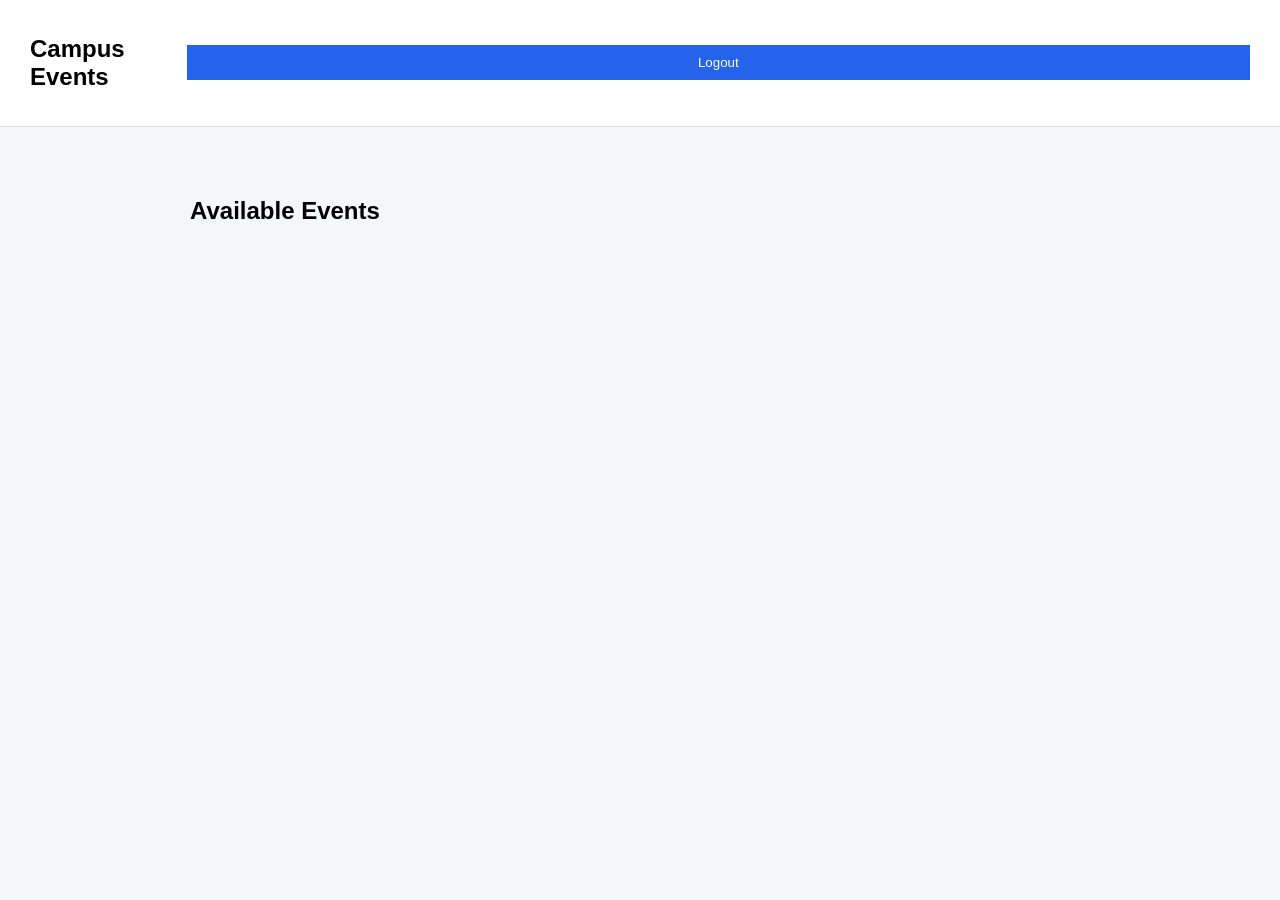
<file: frontend/index.html>
<!DOCTYPE html>
<html lang="en">
<head>
    <meta charset="UTF-8">
    <title>Campus Events Dashboard</title>
    <link rel="stylesheet" href="style.css">
</head>
<body>

<nav class="navbar">
    <h1>Campus Events</h1>
    <button onclick="logout()">Logout</button>
</nav>

<div class="container">
    <h2>Available Events</h2>
    <div id="event-list" class="event-list"></div>
</div>

<script src="app.js"></script>
</body>
</html>
</file>
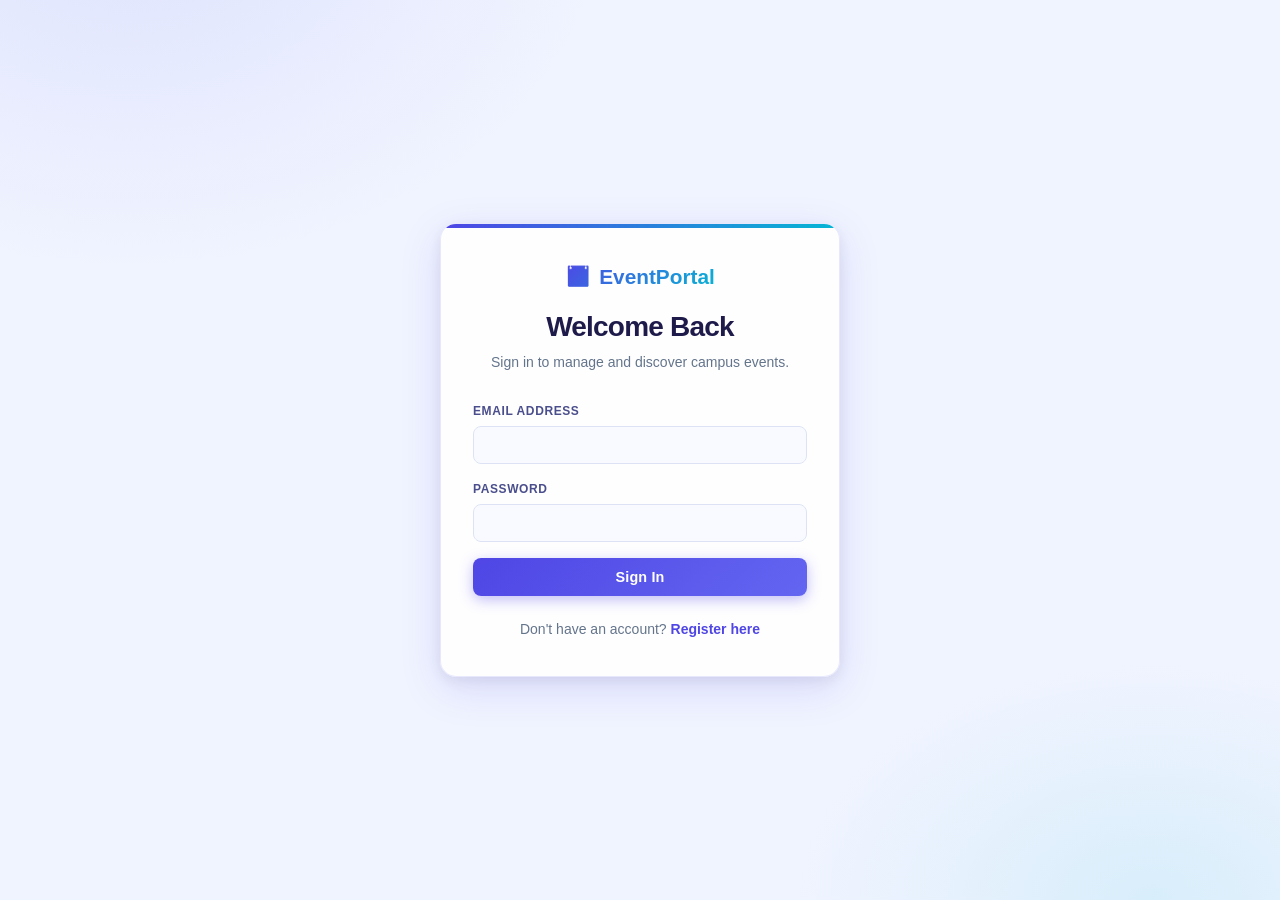
<file: frontend/frontend/index.html>
<!DOCTYPE html>
<html lang="en">
<head>
    <meta charset="UTF-8">
    <meta name="viewport" content="width=device-width, initial-scale=1.0">
    <title>Dashboard - Campus Events Portal</title>
    <link rel="stylesheet" href="style.css">
</head>
<body class="page-body">

    <div id="message-box"></div>

    <!-- NAVBAR -->
    <nav class="navbar">
        <div class="navbar-inner">
            <div class="navbar-brand">
                <span>📅</span> EventPortal
            </div>
            <div class="navbar-right">
                <div class="nav-welcome">
                    <span class="nav-greeting">Welcome, </span>
                    <span id="nav-username" class="nav-username">User</span>
                    <span id="nav-role" class="nav-role-badge">Role</span>
                </div>
                <button onclick="logout()" class="btn-logout">Logout</button>
            </div>
        </div>
    </nav>

    <!-- DASHBOARD CONTENT -->
    <div class="dashboard-wrapper">
        <div class="dashboard-grid">

            <!-- ADMIN PANEL (Hidden for Students via JS) -->
            <aside id="admin-panel" class="admin-panel hidden">
                <h2 class="panel-title">
                    <span>✍️</span> Publish Event
                </h2>
                <form id="event-form" class="event-form">
                    <div class="form-group">
                        <label class="form-label">Title</label>
                        <input type="text" id="event-title" class="form-input" required>
                    </div>
                    <div class="form-group">
                        <label class="form-label">Date</label>
                        <input type="date" id="event-date" class="form-input" required>
                    </div>
                    <div class="form-group">
                        <label class="form-label">Location</label>
                        <input type="text" id="event-location" class="form-input" required>
                    </div>
                    <div class="form-group">
                        <label class="form-label">Description</label>
                        <textarea id="event-desc" rows="3" class="form-input form-textarea" required></textarea>
                    </div>
                    <button type="submit" class="btn-primary btn-full">Create Event</button>
                </form>
            </aside>

            <!-- EVENTS LIST PANEL -->
            <main id="events-panel" class="events-panel">
                <div class="events-header">
                    <h2 class="events-title">Upcoming Events</h2>
                    <button onclick="fetchEvents()" class="btn-refresh">
                        <span>🔄</span> Refresh
                    </button>
                </div>

                <div id="event-list" class="event-list">
                    <!-- Events injected here by JS -->
                </div>
            </main>

        </div>
    </div>

    <script src="app.js"></script>
</body>
</html>
</file>
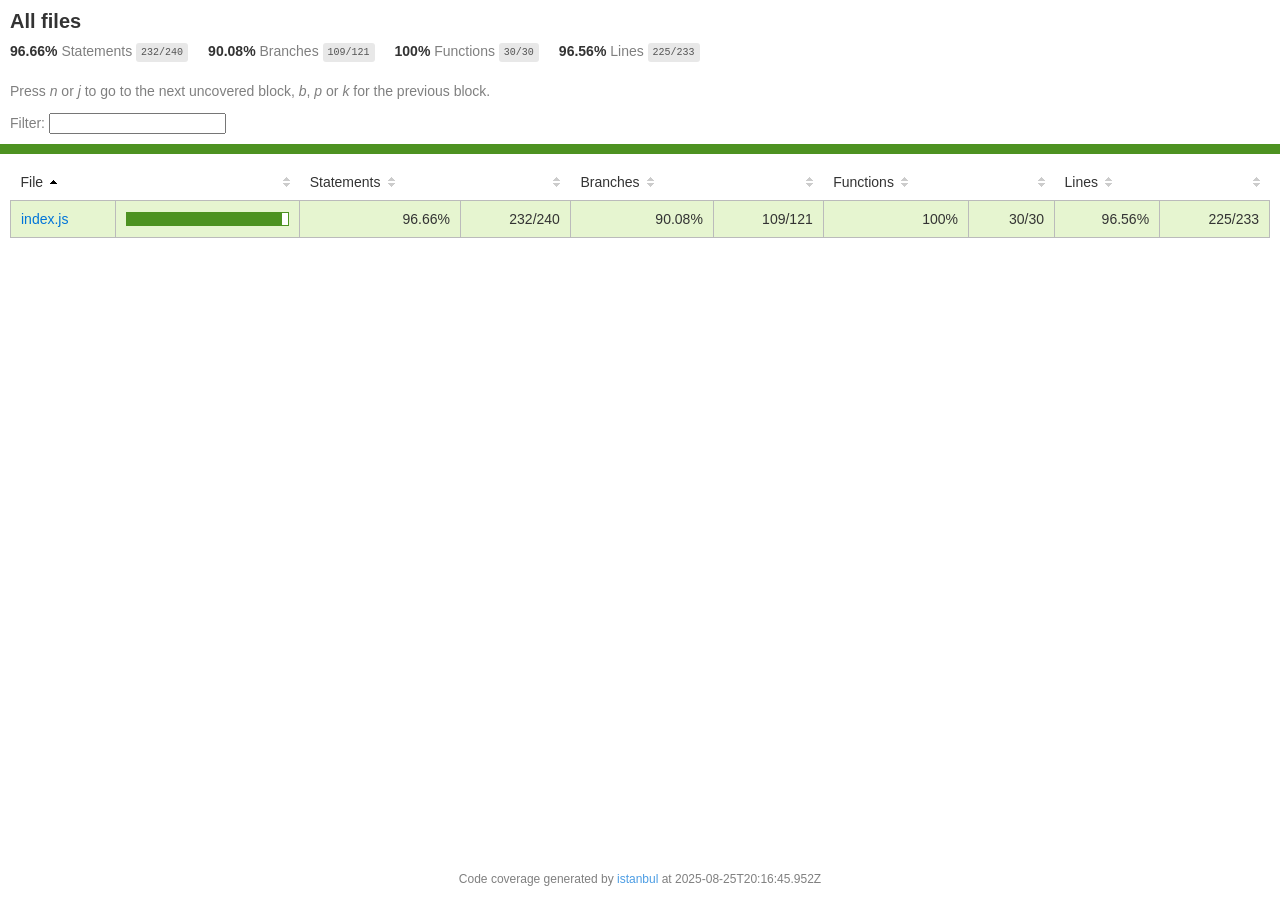
<file: backend/node_modules/kareem/coverage/lcov-report/index.html>
<!doctype html>
<html lang="en">

<head>
    <title>Code coverage report for All files</title>
    <meta charset="utf-8" />
    <link rel="stylesheet" href="prettify.css" />
    <link rel="stylesheet" href="base.css" />
    <link rel="shortcut icon" type="image/x-icon" href="favicon.png" />
    <meta name="viewport" content="width=device-width, initial-scale=1" />
    <style type='text/css'>
        .coverage-summary .sorter {
            background-image: url(sort-arrow-sprite.png);
        }
    </style>
</head>
    
<body>
<div class='wrapper'>
    <div class='pad1'>
        <h1>All files</h1>
        <div class='clearfix'>
            
            <div class='fl pad1y space-right2'>
                <span class="strong">96.66% </span>
                <span class="quiet">Statements</span>
                <span class='fraction'>232/240</span>
            </div>
        
            
            <div class='fl pad1y space-right2'>
                <span class="strong">90.08% </span>
                <span class="quiet">Branches</span>
                <span class='fraction'>109/121</span>
            </div>
        
            
            <div class='fl pad1y space-right2'>
                <span class="strong">100% </span>
                <span class="quiet">Functions</span>
                <span class='fraction'>30/30</span>
            </div>
        
            
            <div class='fl pad1y space-right2'>
                <span class="strong">96.56% </span>
                <span class="quiet">Lines</span>
                <span class='fraction'>225/233</span>
            </div>
        
            
        </div>
        <p class="quiet">
            Press <em>n</em> or <em>j</em> to go to the next uncovered block, <em>b</em>, <em>p</em> or <em>k</em> for the previous block.
        </p>
        <template id="filterTemplate">
            <div class="quiet">
                Filter:
                <input type="search" id="fileSearch">
            </div>
        </template>
    </div>
    <div class='status-line high'></div>
    <div class="pad1">
<table class="coverage-summary">
<thead>
<tr>
   <th data-col="file" data-fmt="html" data-html="true" class="file">File</th>
   <th data-col="pic" data-type="number" data-fmt="html" data-html="true" class="pic"></th>
   <th data-col="statements" data-type="number" data-fmt="pct" class="pct">Statements</th>
   <th data-col="statements_raw" data-type="number" data-fmt="html" class="abs"></th>
   <th data-col="branches" data-type="number" data-fmt="pct" class="pct">Branches</th>
   <th data-col="branches_raw" data-type="number" data-fmt="html" class="abs"></th>
   <th data-col="functions" data-type="number" data-fmt="pct" class="pct">Functions</th>
   <th data-col="functions_raw" data-type="number" data-fmt="html" class="abs"></th>
   <th data-col="lines" data-type="number" data-fmt="pct" class="pct">Lines</th>
   <th data-col="lines_raw" data-type="number" data-fmt="html" class="abs"></th>
</tr>
</thead>
<tbody><tr>
	<td class="file high" data-value="index.js"><a href="index.js.html">index.js</a></td>
	<td data-value="96.66" class="pic high">
	<div class="chart"><div class="cover-fill" style="width: 96%"></div><div class="cover-empty" style="width: 4%"></div></div>
	</td>
	<td data-value="96.66" class="pct high">96.66%</td>
	<td data-value="240" class="abs high">232/240</td>
	<td data-value="90.08" class="pct high">90.08%</td>
	<td data-value="121" class="abs high">109/121</td>
	<td data-value="100" class="pct high">100%</td>
	<td data-value="30" class="abs high">30/30</td>
	<td data-value="96.56" class="pct high">96.56%</td>
	<td data-value="233" class="abs high">225/233</td>
	</tr>

</tbody>
</table>
</div>
                <div class='push'></div><!-- for sticky footer -->
            </div><!-- /wrapper -->
            <div class='footer quiet pad2 space-top1 center small'>
                Code coverage generated by
                <a href="https://istanbul.js.org/" target="_blank" rel="noopener noreferrer">istanbul</a>
                at 2025-08-25T20:16:45.952Z
            </div>
        <script src="prettify.js"></script>
        <script>
            window.onload = function () {
                prettyPrint();
            };
        </script>
        <script src="sorter.js"></script>
        <script src="block-navigation.js"></script>
    </body>
</html>
</file>
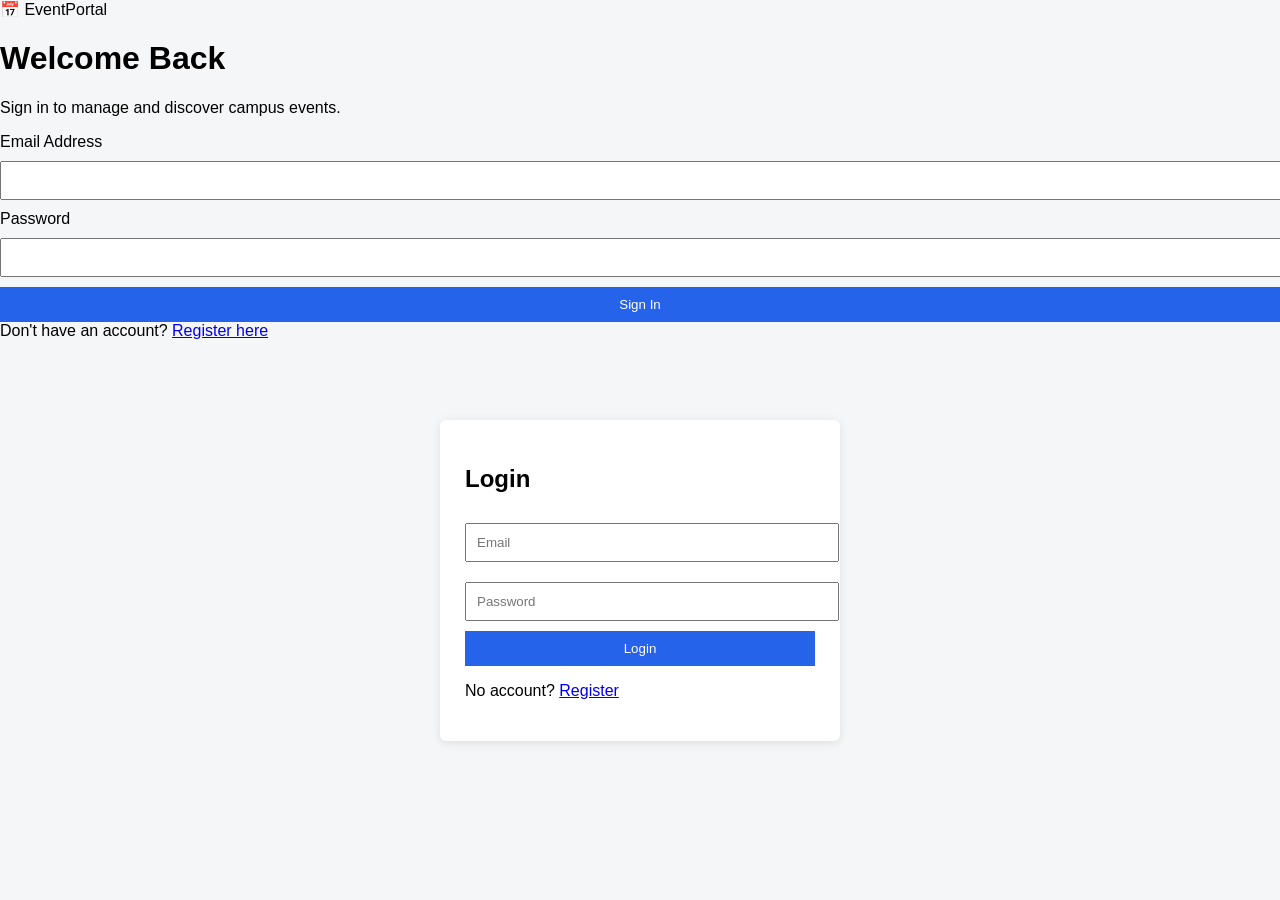
<file: frontend/login.html>
<!DOCTYPE html>
<html lang="en">
<head>
    <meta charset="UTF-8">
    <meta name="viewport" content="width=device-width, initial-scale=1.0">
    <title>Login - Campus Events Portal</title>
    <link rel="stylesheet" href="style.css">
</head>
<body class="auth-body">

    <div id="message-box"></div>
<div>   </div>
    <div class="auth-wrapper">
        <div class="auth-card">
            <div class="auth-header">
                <div class="auth-brand">
                    <span>📅</span> EventPortal
                </div>
                <h1 class="auth-title">Welcome Back</h1>
                <p class="auth-subtitle">Sign in to manage and discover campus events.</p>
            </div>

            <form id="login-form" class="auth-form">
                <div class="form-group">
                    <label class="form-label">Email Address</label>
                    <input type="email" id="login-email" class="form-input" required>
                </div>
                <div class="form-group">
                    <label class="form-label">Password</label>
                    <input type="password" id="login-password" class="form-input" required>
                </div>
                <button type="submit" class="btn-primary btn-full">
                    <span>Sign In</span>
                    <div id="login-loader" class="loader hidden"></div>
                </button>
            </form>

            <div class="auth-footer">
                Don't have an account? <a href="register.html" class="auth-link">Register here</a>
            </div>
        </div>
    </div>

    <script src="app.js"></script>
</body>
</html>

<!DOCTYPE html>
<html lang="en">
<head>
    <meta charset="UTF-8">
    <title>Login</title>
    <link rel="stylesheet" href="style.css">
</head>
<body>

<div class="form-container">
    <h2>Login</h2>
    <input type="email" id="email" placeholder="Email">
    <input type="password" id="password" placeholder="Password">
    <button onclick="login()">Login</button>
    <p>No account? <a href="register.html">Register</a></p>
</div>

<script src="app.js"></script>
</body>
</html>
</file>
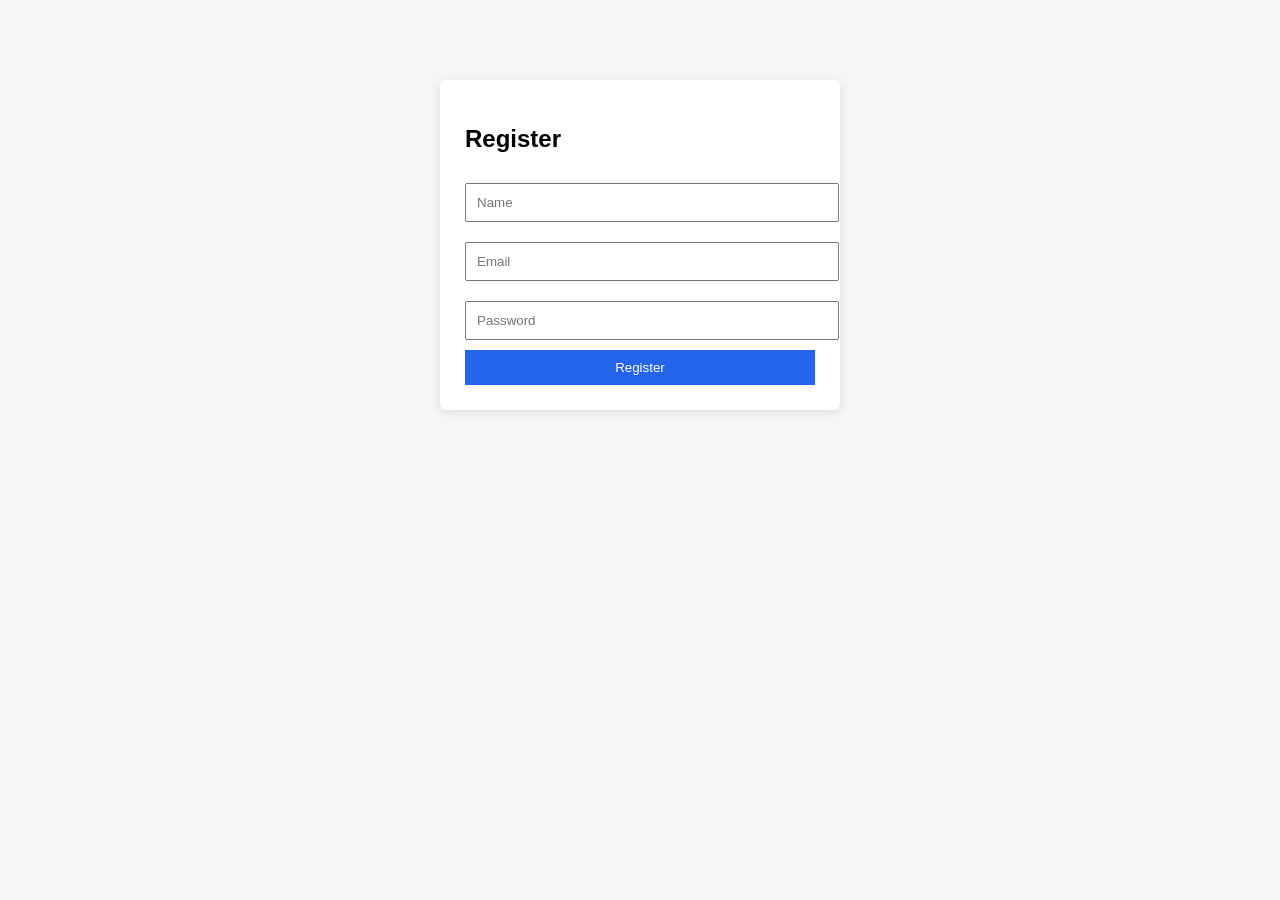
<file: frontend/register.html>
<!DOCTYPE html>
<html lang="en">
<head>
    <meta charset="UTF-8">
    <title>Register</title>
    <link rel="stylesheet" href="style.css">
</head>
<body>

<div class="form-container">
    <h2>Register</h2>
    <input type="text" id="name" placeholder="Name">
    <input type="email" id="email" placeholder="Email">
    <input type="password" id="password" placeholder="Password">
    <button onclick="register()">Register</button>
</div>

<script src="app.js"></script>
</body>
</html>
</file>
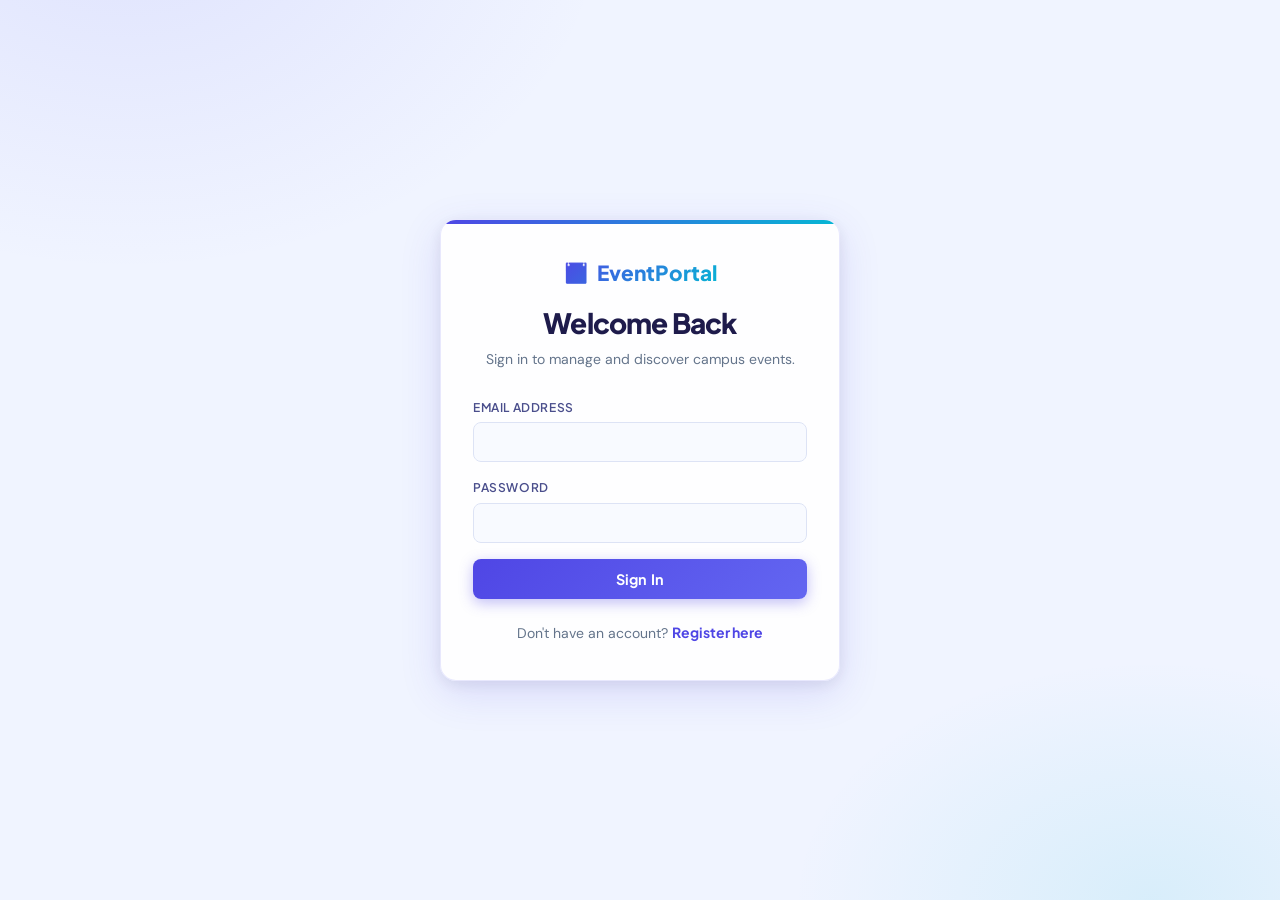
<file: frontend/frontend/login.html>
<!DOCTYPE html>
<html lang="en">
<head>
    <meta charset="UTF-8">
    <meta name="viewport" content="width=device-width, initial-scale=1.0">
    <title>Login - Campus Events Portal</title>
    <link rel="stylesheet" href="style.css">
</head>
<body class="auth-body">

    <div id="message-box"></div>

    <div class="auth-wrapper">
        <div class="auth-card">
            <div class="auth-header">
                <div class="auth-brand">
                    <span>📅</span> EventPortal
                </div>
                <h1 class="auth-title">Welcome Back</h1>
                <p class="auth-subtitle">Sign in to manage and discover campus events.</p>
            </div>

            <form id="login-form" class="auth-form">
                <div class="form-group">
                    <label class="form-label">Email Address</label>
                    <input type="email" id="login-email" class="form-input" required>
                </div>
                <div class="form-group">
                    <label class="form-label">Password</label>
                    <input type="password" id="login-password" class="form-input" required>
                </div>
                <button type="submit" class="btn-primary btn-full">
                    <span>Sign In</span>
                    <div id="login-loader" class="loader hidden"></div>
                </button>
            </form>

            <div class="auth-footer">
                Don't have an account? <a href="register.html" class="auth-link">Register here</a>
            </div>
        </div>
    </div>

    <script src="app.js"></script>
</body>
</html>
</file>
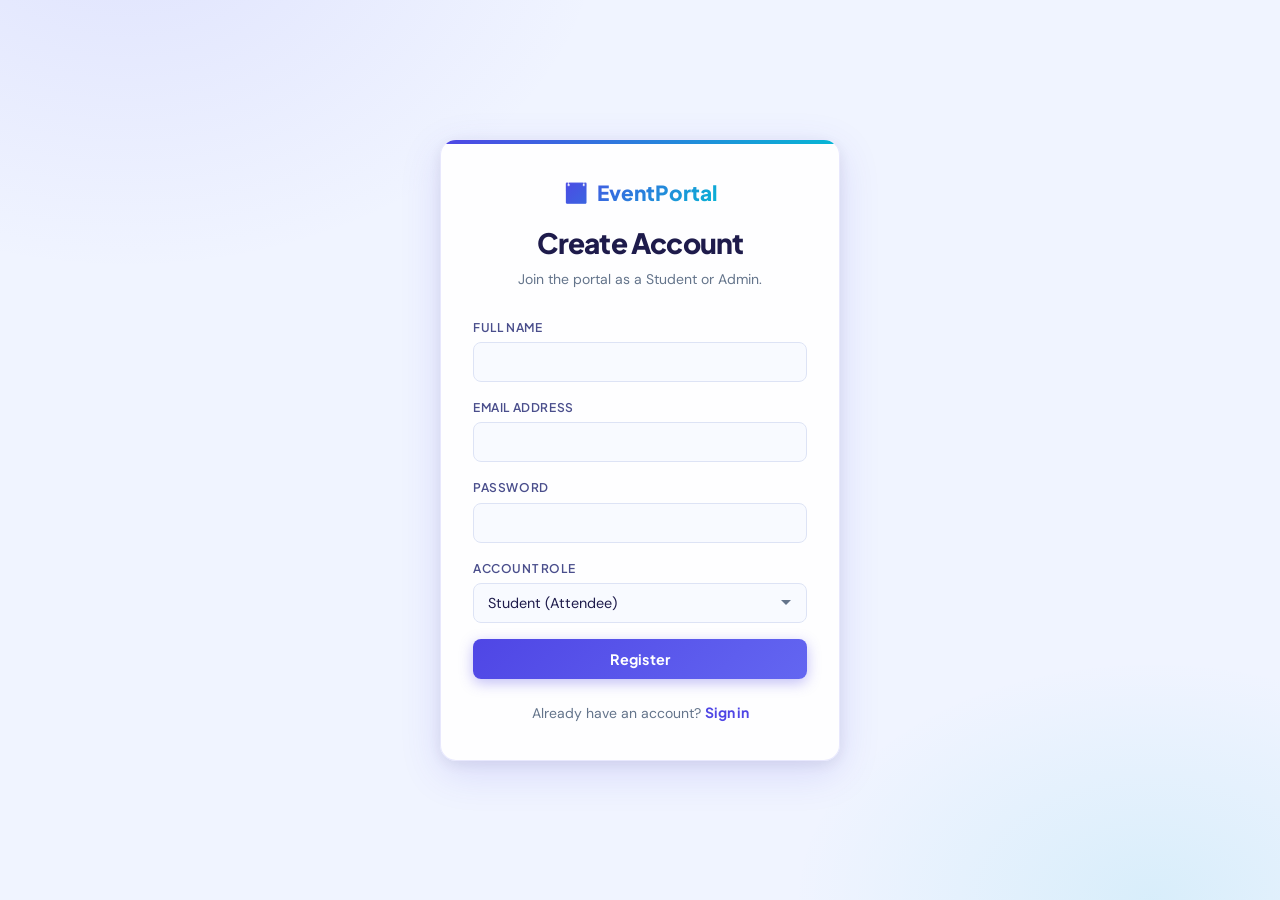
<file: frontend/frontend/register.html>
<!DOCTYPE html>
<html lang="en">
<head>
    <meta charset="UTF-8">
    <meta name="viewport" content="width=device-width, initial-scale=1.0">
    <title>Register - Campus Events Portal</title>
    <link rel="stylesheet" href="style.css">
</head>
<body class="auth-body">

    <div id="message-box"></div>

    <div class="auth-wrapper">
        <div class="auth-card">
            <div class="auth-header">
                <div class="auth-brand">
                    <span>📅</span> EventPortal
                </div>
                <h1 class="auth-title">Create Account</h1>
                <p class="auth-subtitle">Join the portal as a Student or Admin.</p>
            </div>

            <form id="register-form" class="auth-form">
                <div class="form-group">
                    <label class="form-label">Full Name</label>
                    <input type="text" id="reg-name" class="form-input" required>
                </div>
                <div class="form-group">
                    <label class="form-label">Email Address</label>
                    <input type="email" id="reg-email" class="form-input" required>
                </div>
                <div class="form-group">
                    <label class="form-label">Password</label>
                    <input type="password" id="reg-password" class="form-input" required>
                </div>
                <div class="form-group">
                    <label class="form-label">Account Role</label>
                    <select id="reg-role" class="form-input form-select">
                        <option value="student">Student (Attendee)</option>
                        <option value="admin">Admin (Organizer)</option>
                    </select>
                </div>
                <button type="submit" class="btn-primary btn-full">
                    <span>Register</span>
                    <div id="reg-loader" class="loader hidden"></div>
                </button>
            </form>

            <div class="auth-footer">
                Already have an account? <a href="login.html" class="auth-link">Sign in</a>
            </div>
        </div>
    </div>

    <script src="app.js"></script>
</body>
</html>
</file>
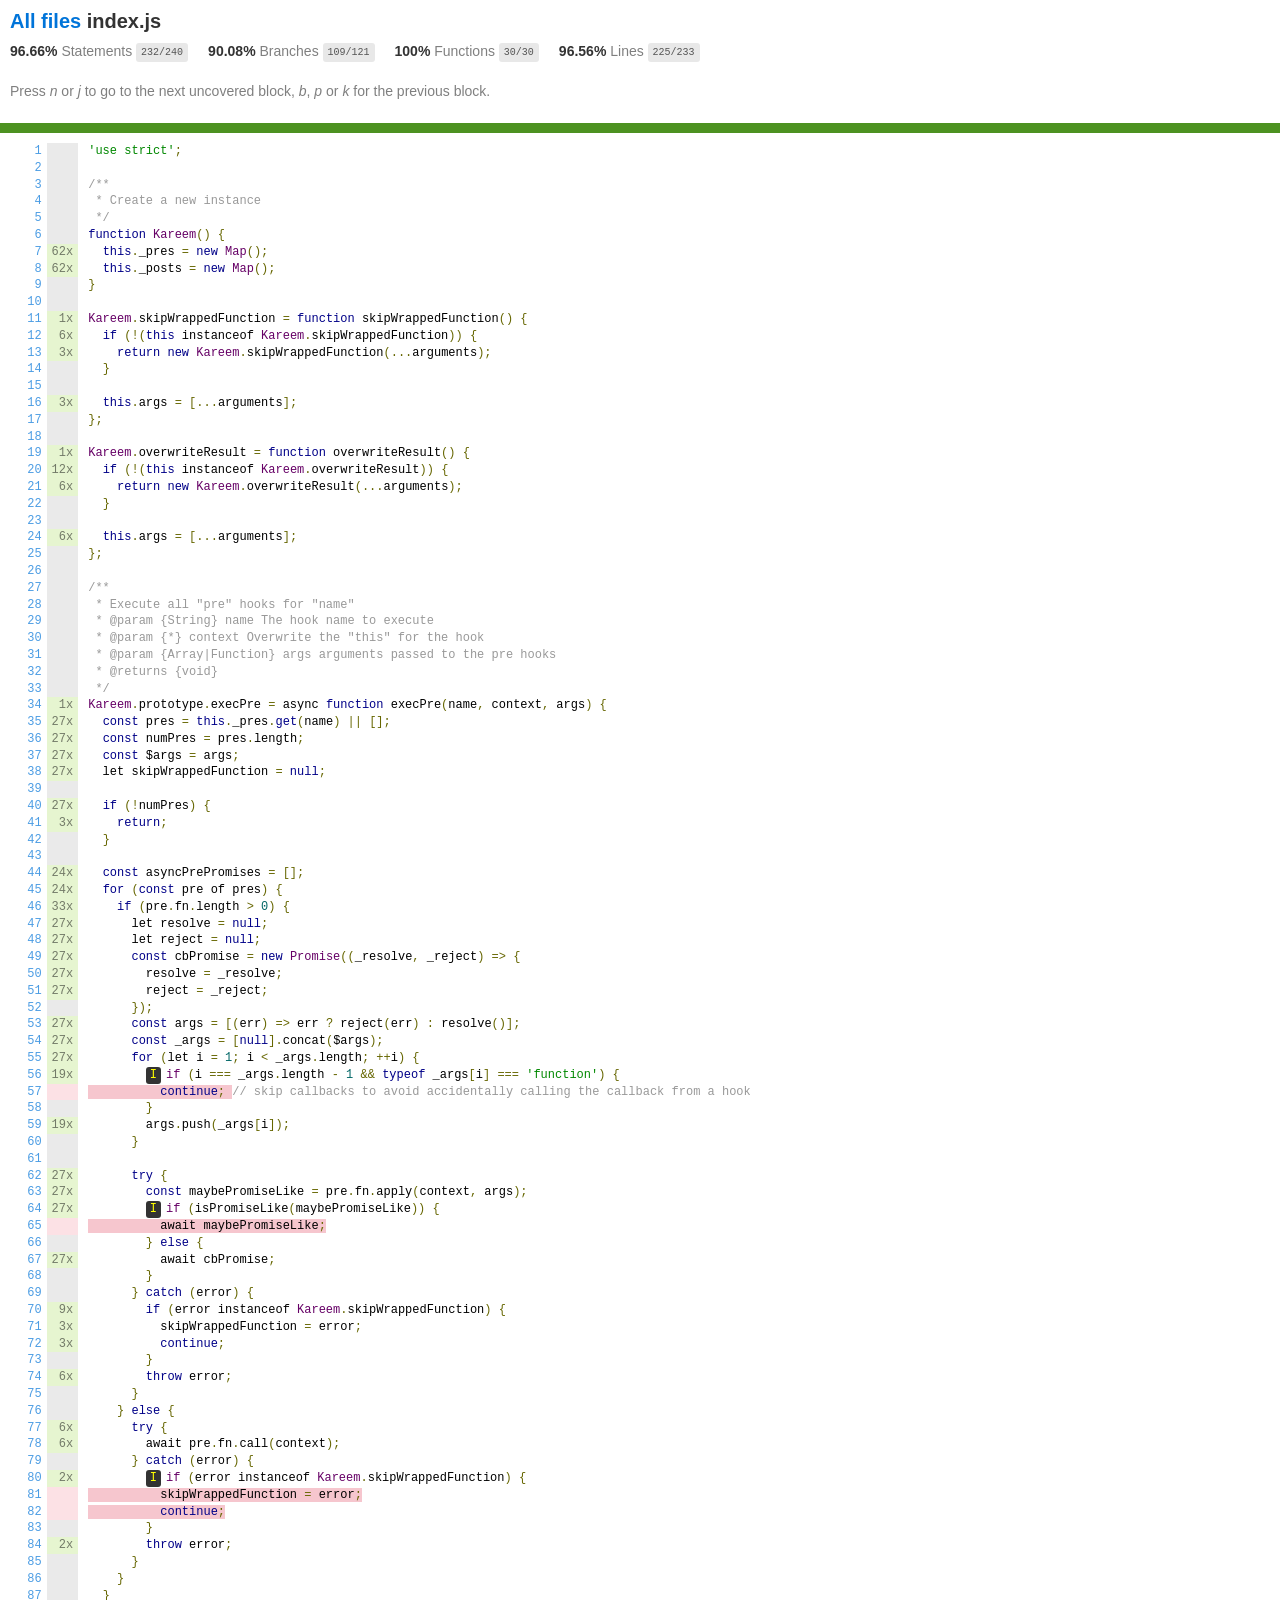
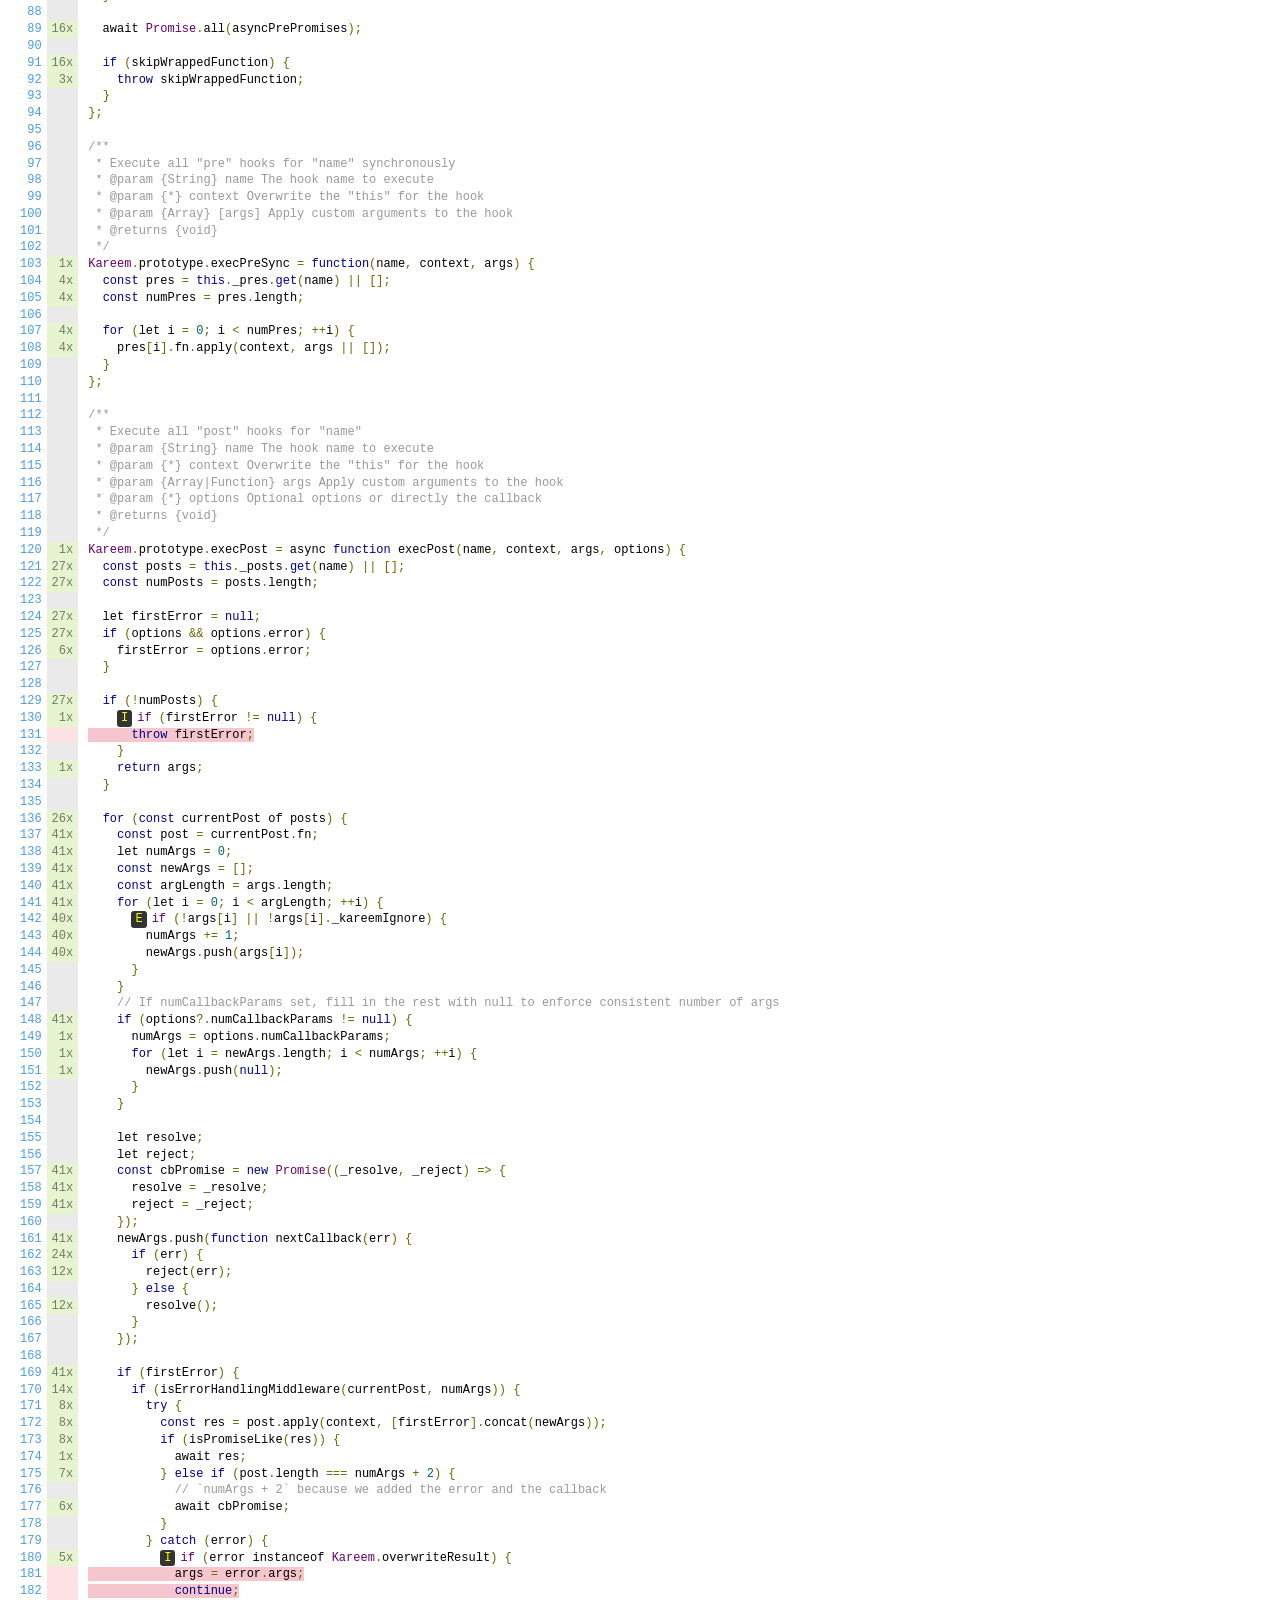
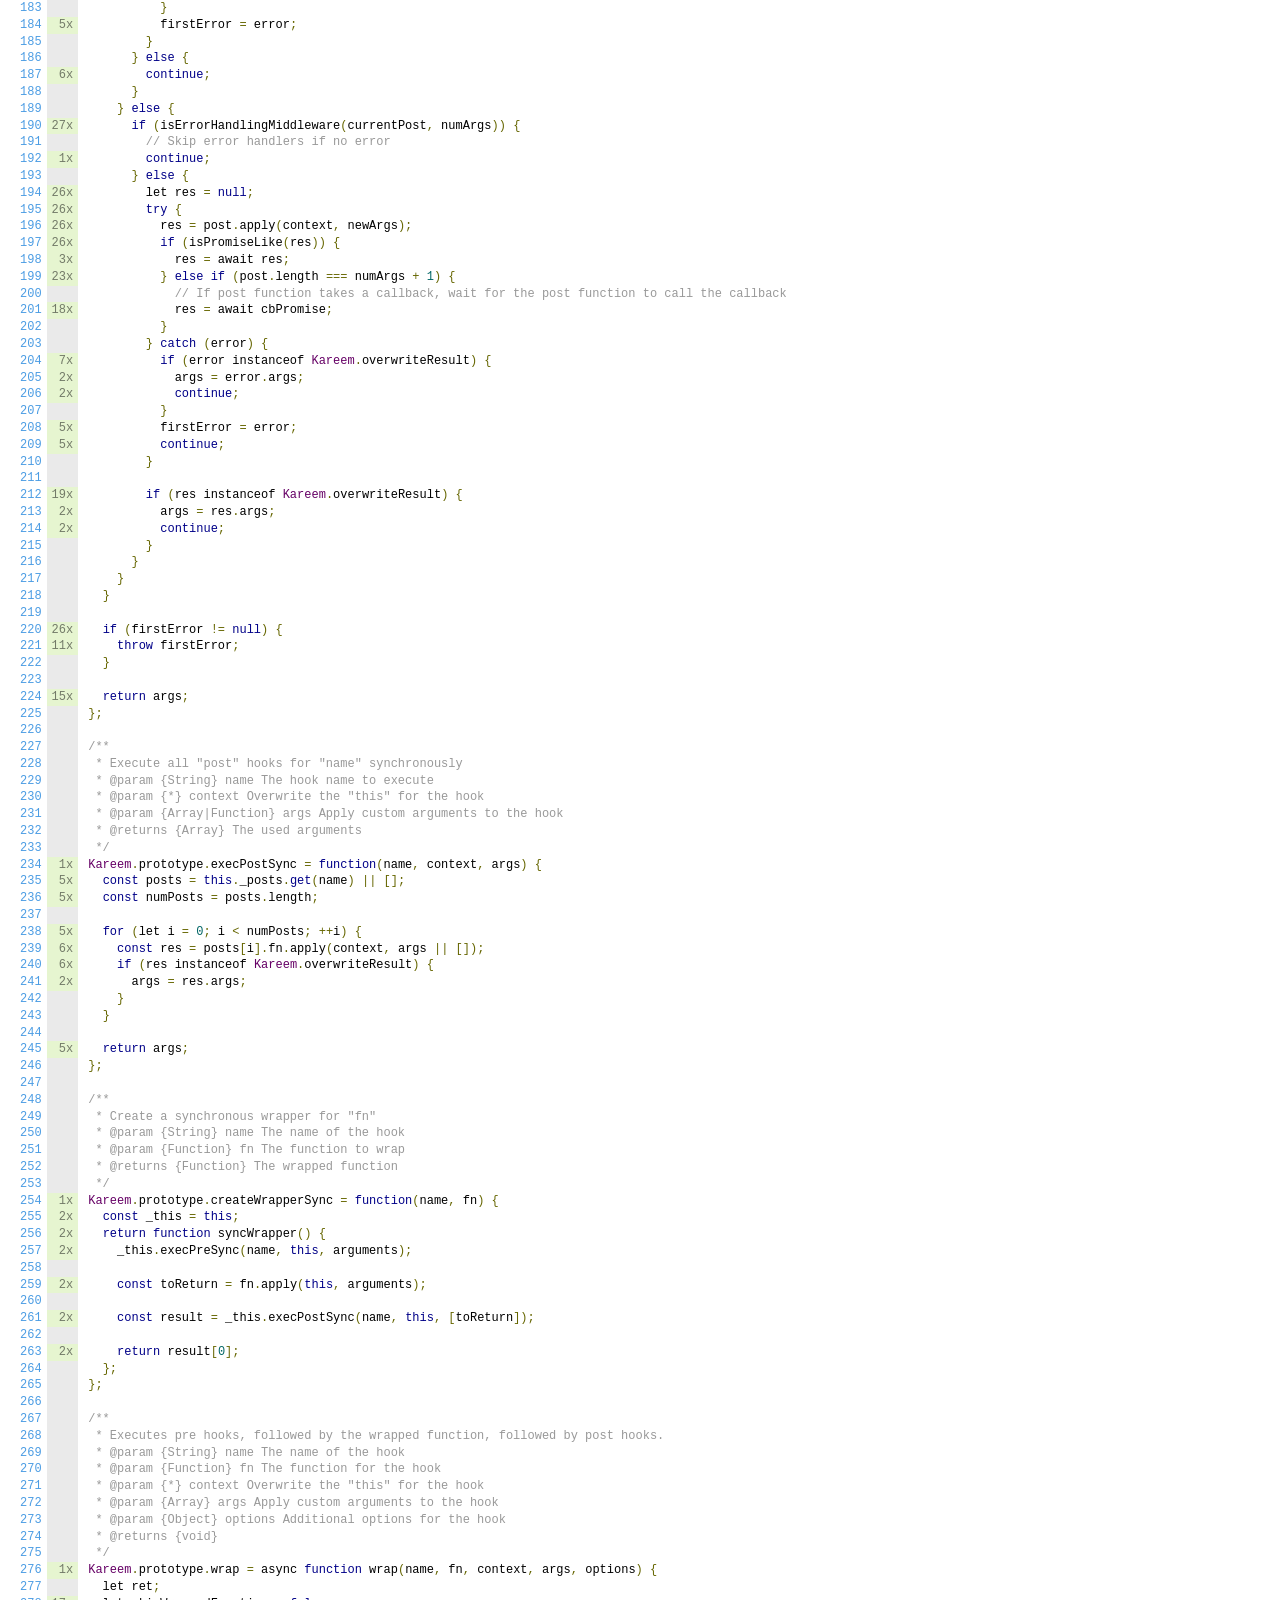
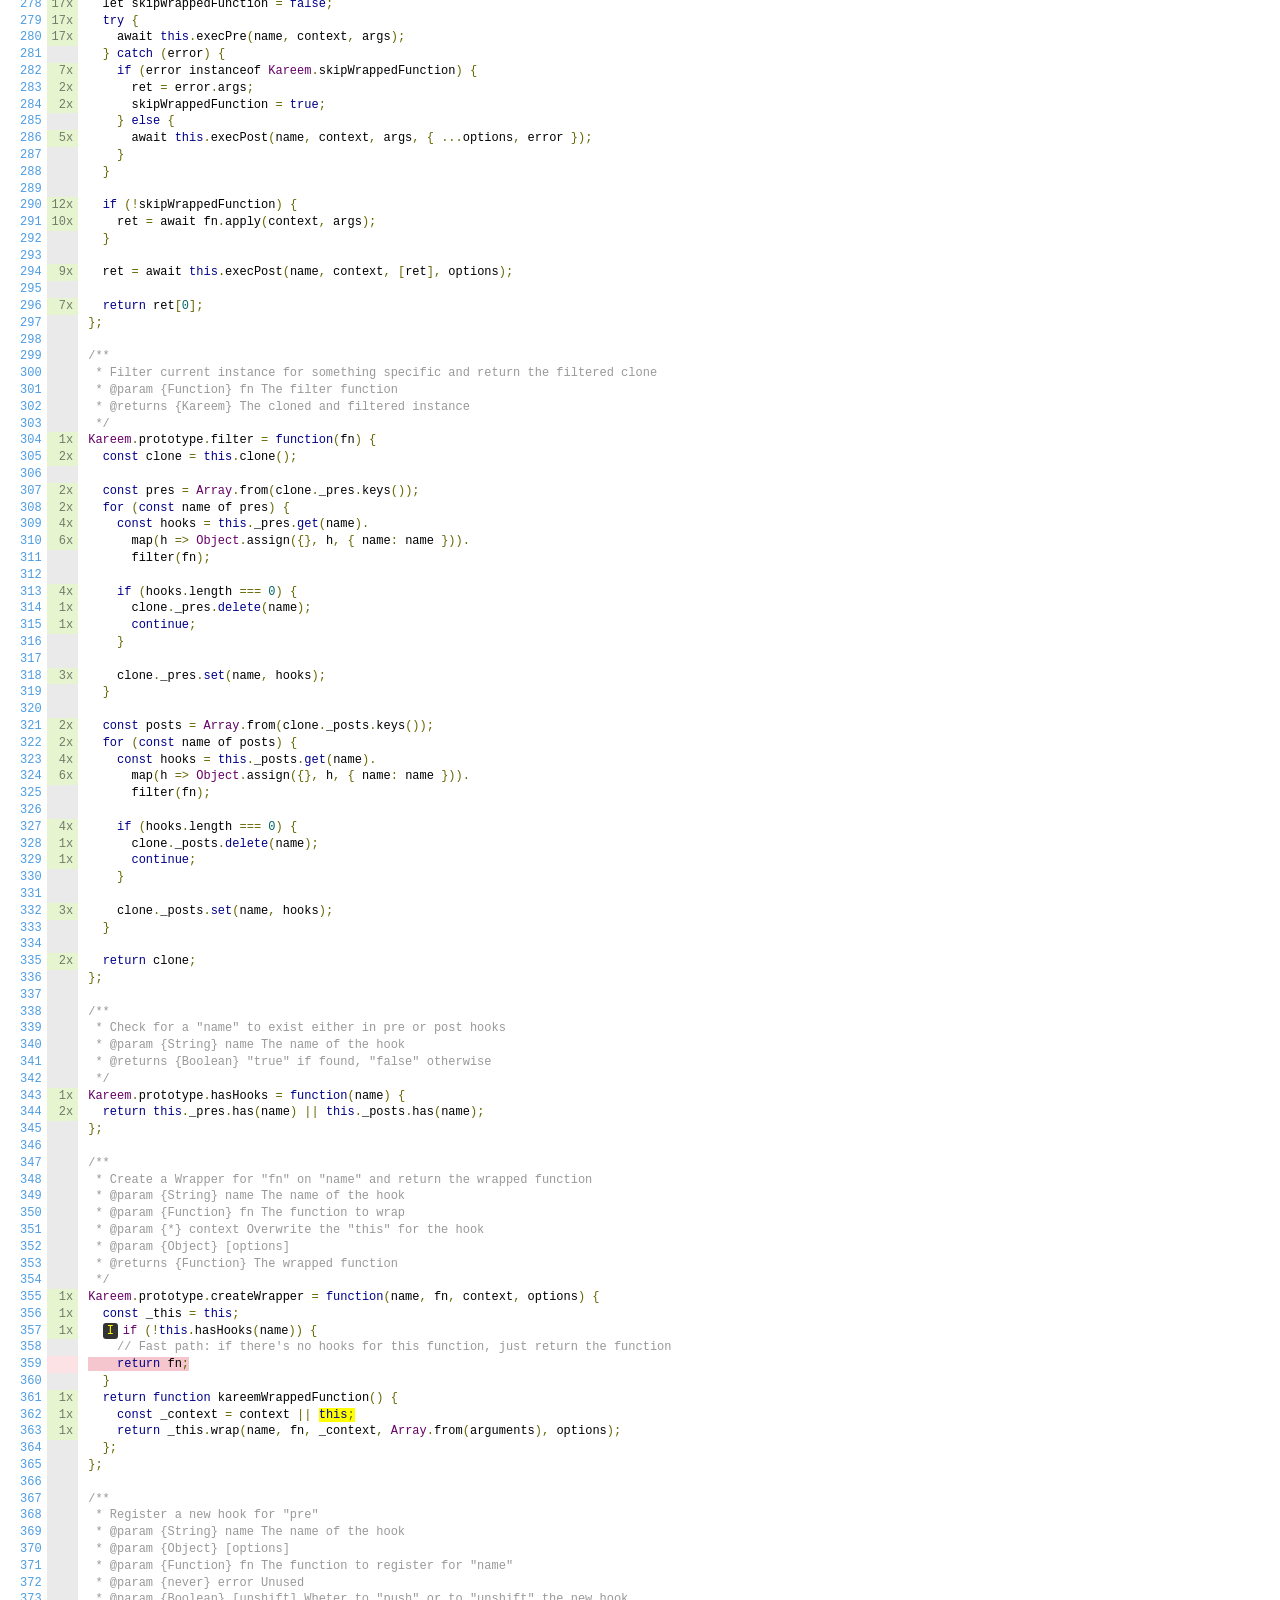
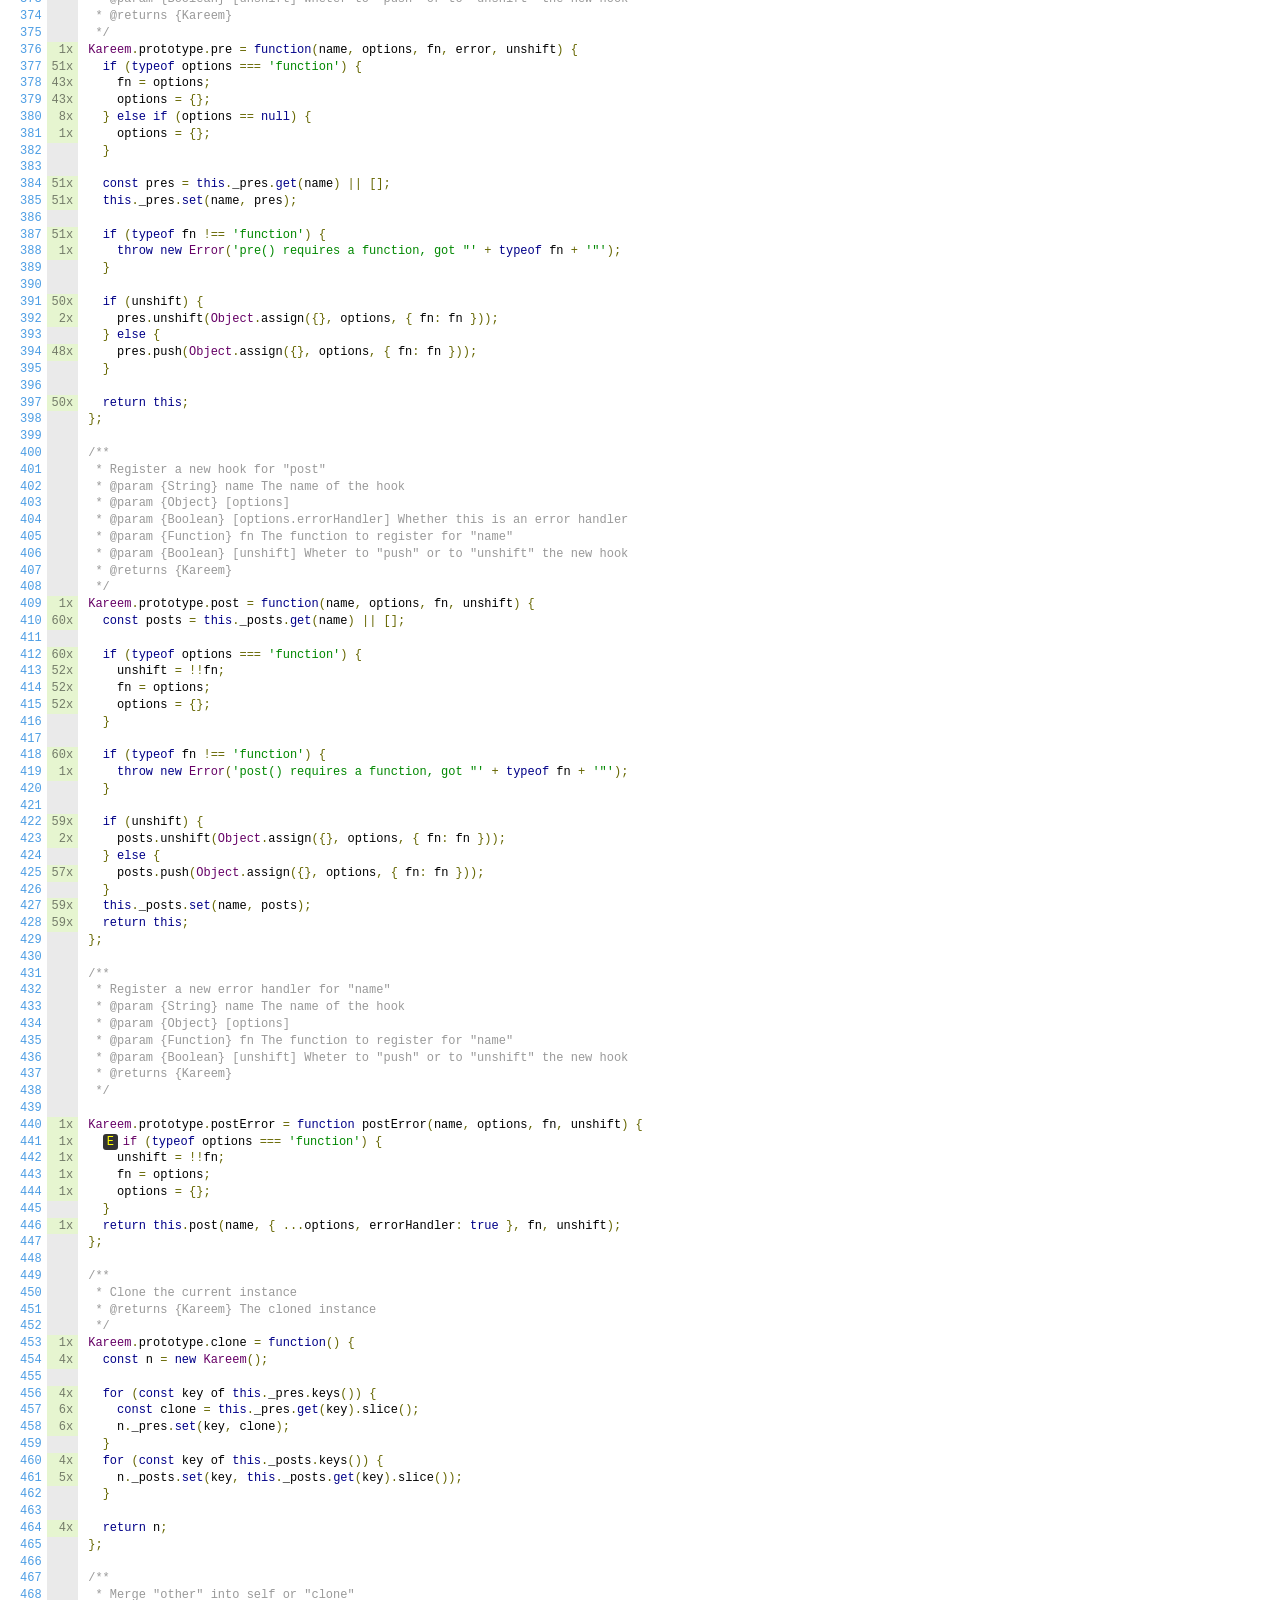
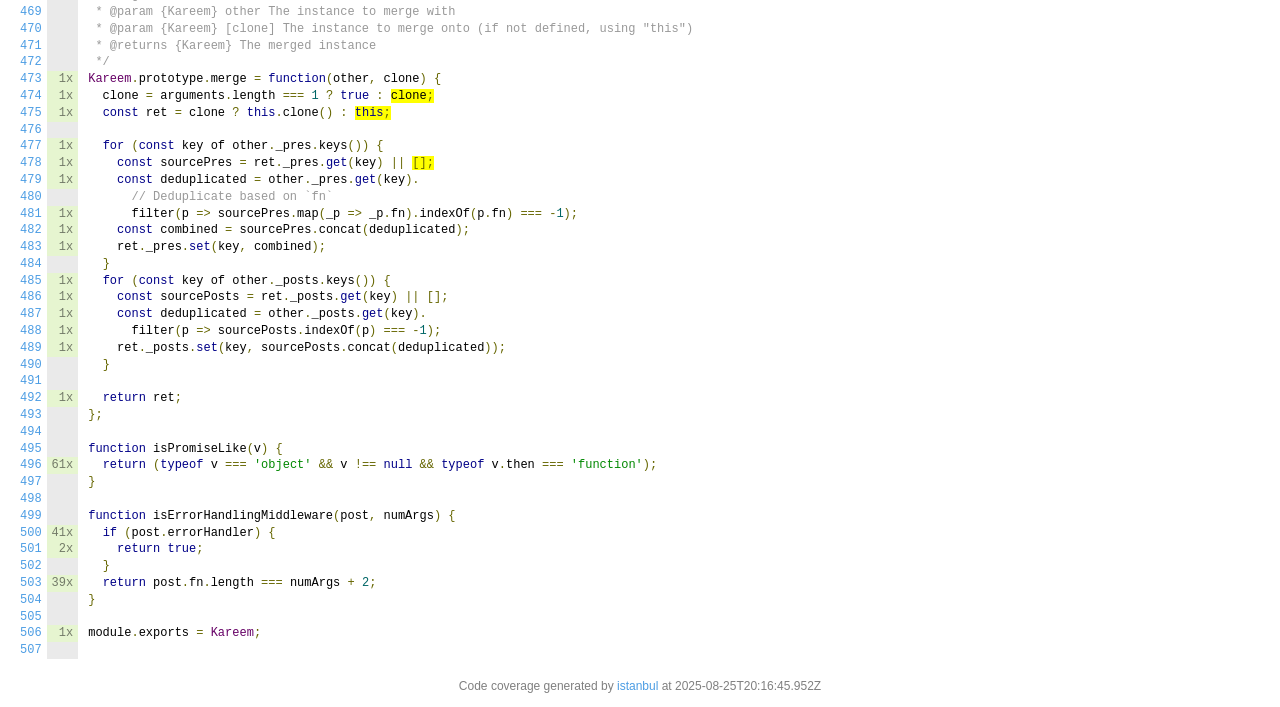
<file: backend/node_modules/kareem/coverage/lcov-report/index.js.html>
<!doctype html>
<html lang="en">

<head>
    <title>Code coverage report for index.js</title>
    <meta charset="utf-8" />
    <link rel="stylesheet" href="prettify.css" />
    <link rel="stylesheet" href="base.css" />
    <link rel="shortcut icon" type="image/x-icon" href="favicon.png" />
    <meta name="viewport" content="width=device-width, initial-scale=1" />
    <style type='text/css'>
        .coverage-summary .sorter {
            background-image: url(sort-arrow-sprite.png);
        }
    </style>
</head>
    
<body>
<div class='wrapper'>
    <div class='pad1'>
        <h1><a href="index.html">All files</a> index.js</h1>
        <div class='clearfix'>
            
            <div class='fl pad1y space-right2'>
                <span class="strong">96.66% </span>
                <span class="quiet">Statements</span>
                <span class='fraction'>232/240</span>
            </div>
        
            
            <div class='fl pad1y space-right2'>
                <span class="strong">90.08% </span>
                <span class="quiet">Branches</span>
                <span class='fraction'>109/121</span>
            </div>
        
            
            <div class='fl pad1y space-right2'>
                <span class="strong">100% </span>
                <span class="quiet">Functions</span>
                <span class='fraction'>30/30</span>
            </div>
        
            
            <div class='fl pad1y space-right2'>
                <span class="strong">96.56% </span>
                <span class="quiet">Lines</span>
                <span class='fraction'>225/233</span>
            </div>
        
            
        </div>
        <p class="quiet">
            Press <em>n</em> or <em>j</em> to go to the next uncovered block, <em>b</em>, <em>p</em> or <em>k</em> for the previous block.
        </p>
        <template id="filterTemplate">
            <div class="quiet">
                Filter:
                <input type="search" id="fileSearch">
            </div>
        </template>
    </div>
    <div class='status-line high'></div>
    <pre><table class="coverage">
<tr><td class="line-count quiet"><a name='L1'></a><a href='#L1'>1</a>
<a name='L2'></a><a href='#L2'>2</a>
<a name='L3'></a><a href='#L3'>3</a>
<a name='L4'></a><a href='#L4'>4</a>
<a name='L5'></a><a href='#L5'>5</a>
<a name='L6'></a><a href='#L6'>6</a>
<a name='L7'></a><a href='#L7'>7</a>
<a name='L8'></a><a href='#L8'>8</a>
<a name='L9'></a><a href='#L9'>9</a>
<a name='L10'></a><a href='#L10'>10</a>
<a name='L11'></a><a href='#L11'>11</a>
<a name='L12'></a><a href='#L12'>12</a>
<a name='L13'></a><a href='#L13'>13</a>
<a name='L14'></a><a href='#L14'>14</a>
<a name='L15'></a><a href='#L15'>15</a>
<a name='L16'></a><a href='#L16'>16</a>
<a name='L17'></a><a href='#L17'>17</a>
<a name='L18'></a><a href='#L18'>18</a>
<a name='L19'></a><a href='#L19'>19</a>
<a name='L20'></a><a href='#L20'>20</a>
<a name='L21'></a><a href='#L21'>21</a>
<a name='L22'></a><a href='#L22'>22</a>
<a name='L23'></a><a href='#L23'>23</a>
<a name='L24'></a><a href='#L24'>24</a>
<a name='L25'></a><a href='#L25'>25</a>
<a name='L26'></a><a href='#L26'>26</a>
<a name='L27'></a><a href='#L27'>27</a>
<a name='L28'></a><a href='#L28'>28</a>
<a name='L29'></a><a href='#L29'>29</a>
<a name='L30'></a><a href='#L30'>30</a>
<a name='L31'></a><a href='#L31'>31</a>
<a name='L32'></a><a href='#L32'>32</a>
<a name='L33'></a><a href='#L33'>33</a>
<a name='L34'></a><a href='#L34'>34</a>
<a name='L35'></a><a href='#L35'>35</a>
<a name='L36'></a><a href='#L36'>36</a>
<a name='L37'></a><a href='#L37'>37</a>
<a name='L38'></a><a href='#L38'>38</a>
<a name='L39'></a><a href='#L39'>39</a>
<a name='L40'></a><a href='#L40'>40</a>
<a name='L41'></a><a href='#L41'>41</a>
<a name='L42'></a><a href='#L42'>42</a>
<a name='L43'></a><a href='#L43'>43</a>
<a name='L44'></a><a href='#L44'>44</a>
<a name='L45'></a><a href='#L45'>45</a>
<a name='L46'></a><a href='#L46'>46</a>
<a name='L47'></a><a href='#L47'>47</a>
<a name='L48'></a><a href='#L48'>48</a>
<a name='L49'></a><a href='#L49'>49</a>
<a name='L50'></a><a href='#L50'>50</a>
<a name='L51'></a><a href='#L51'>51</a>
<a name='L52'></a><a href='#L52'>52</a>
<a name='L53'></a><a href='#L53'>53</a>
<a name='L54'></a><a href='#L54'>54</a>
<a name='L55'></a><a href='#L55'>55</a>
<a name='L56'></a><a href='#L56'>56</a>
<a name='L57'></a><a href='#L57'>57</a>
<a name='L58'></a><a href='#L58'>58</a>
<a name='L59'></a><a href='#L59'>59</a>
<a name='L60'></a><a href='#L60'>60</a>
<a name='L61'></a><a href='#L61'>61</a>
<a name='L62'></a><a href='#L62'>62</a>
<a name='L63'></a><a href='#L63'>63</a>
<a name='L64'></a><a href='#L64'>64</a>
<a name='L65'></a><a href='#L65'>65</a>
<a name='L66'></a><a href='#L66'>66</a>
<a name='L67'></a><a href='#L67'>67</a>
<a name='L68'></a><a href='#L68'>68</a>
<a name='L69'></a><a href='#L69'>69</a>
<a name='L70'></a><a href='#L70'>70</a>
<a name='L71'></a><a href='#L71'>71</a>
<a name='L72'></a><a href='#L72'>72</a>
<a name='L73'></a><a href='#L73'>73</a>
<a name='L74'></a><a href='#L74'>74</a>
<a name='L75'></a><a href='#L75'>75</a>
<a name='L76'></a><a href='#L76'>76</a>
<a name='L77'></a><a href='#L77'>77</a>
<a name='L78'></a><a href='#L78'>78</a>
<a name='L79'></a><a href='#L79'>79</a>
<a name='L80'></a><a href='#L80'>80</a>
<a name='L81'></a><a href='#L81'>81</a>
<a name='L82'></a><a href='#L82'>82</a>
<a name='L83'></a><a href='#L83'>83</a>
<a name='L84'></a><a href='#L84'>84</a>
<a name='L85'></a><a href='#L85'>85</a>
<a name='L86'></a><a href='#L86'>86</a>
<a name='L87'></a><a href='#L87'>87</a>
<a name='L88'></a><a href='#L88'>88</a>
<a name='L89'></a><a href='#L89'>89</a>
<a name='L90'></a><a href='#L90'>90</a>
<a name='L91'></a><a href='#L91'>91</a>
<a name='L92'></a><a href='#L92'>92</a>
<a name='L93'></a><a href='#L93'>93</a>
<a name='L94'></a><a href='#L94'>94</a>
<a name='L95'></a><a href='#L95'>95</a>
<a name='L96'></a><a href='#L96'>96</a>
<a name='L97'></a><a href='#L97'>97</a>
<a name='L98'></a><a href='#L98'>98</a>
<a name='L99'></a><a href='#L99'>99</a>
<a name='L100'></a><a href='#L100'>100</a>
<a name='L101'></a><a href='#L101'>101</a>
<a name='L102'></a><a href='#L102'>102</a>
<a name='L103'></a><a href='#L103'>103</a>
<a name='L104'></a><a href='#L104'>104</a>
<a name='L105'></a><a href='#L105'>105</a>
<a name='L106'></a><a href='#L106'>106</a>
<a name='L107'></a><a href='#L107'>107</a>
<a name='L108'></a><a href='#L108'>108</a>
<a name='L109'></a><a href='#L109'>109</a>
<a name='L110'></a><a href='#L110'>110</a>
<a name='L111'></a><a href='#L111'>111</a>
<a name='L112'></a><a href='#L112'>112</a>
<a name='L113'></a><a href='#L113'>113</a>
<a name='L114'></a><a href='#L114'>114</a>
<a name='L115'></a><a href='#L115'>115</a>
<a name='L116'></a><a href='#L116'>116</a>
<a name='L117'></a><a href='#L117'>117</a>
<a name='L118'></a><a href='#L118'>118</a>
<a name='L119'></a><a href='#L119'>119</a>
<a name='L120'></a><a href='#L120'>120</a>
<a name='L121'></a><a href='#L121'>121</a>
<a name='L122'></a><a href='#L122'>122</a>
<a name='L123'></a><a href='#L123'>123</a>
<a name='L124'></a><a href='#L124'>124</a>
<a name='L125'></a><a href='#L125'>125</a>
<a name='L126'></a><a href='#L126'>126</a>
<a name='L127'></a><a href='#L127'>127</a>
<a name='L128'></a><a href='#L128'>128</a>
<a name='L129'></a><a href='#L129'>129</a>
<a name='L130'></a><a href='#L130'>130</a>
<a name='L131'></a><a href='#L131'>131</a>
<a name='L132'></a><a href='#L132'>132</a>
<a name='L133'></a><a href='#L133'>133</a>
<a name='L134'></a><a href='#L134'>134</a>
<a name='L135'></a><a href='#L135'>135</a>
<a name='L136'></a><a href='#L136'>136</a>
<a name='L137'></a><a href='#L137'>137</a>
<a name='L138'></a><a href='#L138'>138</a>
<a name='L139'></a><a href='#L139'>139</a>
<a name='L140'></a><a href='#L140'>140</a>
<a name='L141'></a><a href='#L141'>141</a>
<a name='L142'></a><a href='#L142'>142</a>
<a name='L143'></a><a href='#L143'>143</a>
<a name='L144'></a><a href='#L144'>144</a>
<a name='L145'></a><a href='#L145'>145</a>
<a name='L146'></a><a href='#L146'>146</a>
<a name='L147'></a><a href='#L147'>147</a>
<a name='L148'></a><a href='#L148'>148</a>
<a name='L149'></a><a href='#L149'>149</a>
<a name='L150'></a><a href='#L150'>150</a>
<a name='L151'></a><a href='#L151'>151</a>
<a name='L152'></a><a href='#L152'>152</a>
<a name='L153'></a><a href='#L153'>153</a>
<a name='L154'></a><a href='#L154'>154</a>
<a name='L155'></a><a href='#L155'>155</a>
<a name='L156'></a><a href='#L156'>156</a>
<a name='L157'></a><a href='#L157'>157</a>
<a name='L158'></a><a href='#L158'>158</a>
<a name='L159'></a><a href='#L159'>159</a>
<a name='L160'></a><a href='#L160'>160</a>
<a name='L161'></a><a href='#L161'>161</a>
<a name='L162'></a><a href='#L162'>162</a>
<a name='L163'></a><a href='#L163'>163</a>
<a name='L164'></a><a href='#L164'>164</a>
<a name='L165'></a><a href='#L165'>165</a>
<a name='L166'></a><a href='#L166'>166</a>
<a name='L167'></a><a href='#L167'>167</a>
<a name='L168'></a><a href='#L168'>168</a>
<a name='L169'></a><a href='#L169'>169</a>
<a name='L170'></a><a href='#L170'>170</a>
<a name='L171'></a><a href='#L171'>171</a>
<a name='L172'></a><a href='#L172'>172</a>
<a name='L173'></a><a href='#L173'>173</a>
<a name='L174'></a><a href='#L174'>174</a>
<a name='L175'></a><a href='#L175'>175</a>
<a name='L176'></a><a href='#L176'>176</a>
<a name='L177'></a><a href='#L177'>177</a>
<a name='L178'></a><a href='#L178'>178</a>
<a name='L179'></a><a href='#L179'>179</a>
<a name='L180'></a><a href='#L180'>180</a>
<a name='L181'></a><a href='#L181'>181</a>
<a name='L182'></a><a href='#L182'>182</a>
<a name='L183'></a><a href='#L183'>183</a>
<a name='L184'></a><a href='#L184'>184</a>
<a name='L185'></a><a href='#L185'>185</a>
<a name='L186'></a><a href='#L186'>186</a>
<a name='L187'></a><a href='#L187'>187</a>
<a name='L188'></a><a href='#L188'>188</a>
<a name='L189'></a><a href='#L189'>189</a>
<a name='L190'></a><a href='#L190'>190</a>
<a name='L191'></a><a href='#L191'>191</a>
<a name='L192'></a><a href='#L192'>192</a>
<a name='L193'></a><a href='#L193'>193</a>
<a name='L194'></a><a href='#L194'>194</a>
<a name='L195'></a><a href='#L195'>195</a>
<a name='L196'></a><a href='#L196'>196</a>
<a name='L197'></a><a href='#L197'>197</a>
<a name='L198'></a><a href='#L198'>198</a>
<a name='L199'></a><a href='#L199'>199</a>
<a name='L200'></a><a href='#L200'>200</a>
<a name='L201'></a><a href='#L201'>201</a>
<a name='L202'></a><a href='#L202'>202</a>
<a name='L203'></a><a href='#L203'>203</a>
<a name='L204'></a><a href='#L204'>204</a>
<a name='L205'></a><a href='#L205'>205</a>
<a name='L206'></a><a href='#L206'>206</a>
<a name='L207'></a><a href='#L207'>207</a>
<a name='L208'></a><a href='#L208'>208</a>
<a name='L209'></a><a href='#L209'>209</a>
<a name='L210'></a><a href='#L210'>210</a>
<a name='L211'></a><a href='#L211'>211</a>
<a name='L212'></a><a href='#L212'>212</a>
<a name='L213'></a><a href='#L213'>213</a>
<a name='L214'></a><a href='#L214'>214</a>
<a name='L215'></a><a href='#L215'>215</a>
<a name='L216'></a><a href='#L216'>216</a>
<a name='L217'></a><a href='#L217'>217</a>
<a name='L218'></a><a href='#L218'>218</a>
<a name='L219'></a><a href='#L219'>219</a>
<a name='L220'></a><a href='#L220'>220</a>
<a name='L221'></a><a href='#L221'>221</a>
<a name='L222'></a><a href='#L222'>222</a>
<a name='L223'></a><a href='#L223'>223</a>
<a name='L224'></a><a href='#L224'>224</a>
<a name='L225'></a><a href='#L225'>225</a>
<a name='L226'></a><a href='#L226'>226</a>
<a name='L227'></a><a href='#L227'>227</a>
<a name='L228'></a><a href='#L228'>228</a>
<a name='L229'></a><a href='#L229'>229</a>
<a name='L230'></a><a href='#L230'>230</a>
<a name='L231'></a><a href='#L231'>231</a>
<a name='L232'></a><a href='#L232'>232</a>
<a name='L233'></a><a href='#L233'>233</a>
<a name='L234'></a><a href='#L234'>234</a>
<a name='L235'></a><a href='#L235'>235</a>
<a name='L236'></a><a href='#L236'>236</a>
<a name='L237'></a><a href='#L237'>237</a>
<a name='L238'></a><a href='#L238'>238</a>
<a name='L239'></a><a href='#L239'>239</a>
<a name='L240'></a><a href='#L240'>240</a>
<a name='L241'></a><a href='#L241'>241</a>
<a name='L242'></a><a href='#L242'>242</a>
<a name='L243'></a><a href='#L243'>243</a>
<a name='L244'></a><a href='#L244'>244</a>
<a name='L245'></a><a href='#L245'>245</a>
<a name='L246'></a><a href='#L246'>246</a>
<a name='L247'></a><a href='#L247'>247</a>
<a name='L248'></a><a href='#L248'>248</a>
<a name='L249'></a><a href='#L249'>249</a>
<a name='L250'></a><a href='#L250'>250</a>
<a name='L251'></a><a href='#L251'>251</a>
<a name='L252'></a><a href='#L252'>252</a>
<a name='L253'></a><a href='#L253'>253</a>
<a name='L254'></a><a href='#L254'>254</a>
<a name='L255'></a><a href='#L255'>255</a>
<a name='L256'></a><a href='#L256'>256</a>
<a name='L257'></a><a href='#L257'>257</a>
<a name='L258'></a><a href='#L258'>258</a>
<a name='L259'></a><a href='#L259'>259</a>
<a name='L260'></a><a href='#L260'>260</a>
<a name='L261'></a><a href='#L261'>261</a>
<a name='L262'></a><a href='#L262'>262</a>
<a name='L263'></a><a href='#L263'>263</a>
<a name='L264'></a><a href='#L264'>264</a>
<a name='L265'></a><a href='#L265'>265</a>
<a name='L266'></a><a href='#L266'>266</a>
<a name='L267'></a><a href='#L267'>267</a>
<a name='L268'></a><a href='#L268'>268</a>
<a name='L269'></a><a href='#L269'>269</a>
<a name='L270'></a><a href='#L270'>270</a>
<a name='L271'></a><a href='#L271'>271</a>
<a name='L272'></a><a href='#L272'>272</a>
<a name='L273'></a><a href='#L273'>273</a>
<a name='L274'></a><a href='#L274'>274</a>
<a name='L275'></a><a href='#L275'>275</a>
<a name='L276'></a><a href='#L276'>276</a>
<a name='L277'></a><a href='#L277'>277</a>
<a name='L278'></a><a href='#L278'>278</a>
<a name='L279'></a><a href='#L279'>279</a>
<a name='L280'></a><a href='#L280'>280</a>
<a name='L281'></a><a href='#L281'>281</a>
<a name='L282'></a><a href='#L282'>282</a>
<a name='L283'></a><a href='#L283'>283</a>
<a name='L284'></a><a href='#L284'>284</a>
<a name='L285'></a><a href='#L285'>285</a>
<a name='L286'></a><a href='#L286'>286</a>
<a name='L287'></a><a href='#L287'>287</a>
<a name='L288'></a><a href='#L288'>288</a>
<a name='L289'></a><a href='#L289'>289</a>
<a name='L290'></a><a href='#L290'>290</a>
<a name='L291'></a><a href='#L291'>291</a>
<a name='L292'></a><a href='#L292'>292</a>
<a name='L293'></a><a href='#L293'>293</a>
<a name='L294'></a><a href='#L294'>294</a>
<a name='L295'></a><a href='#L295'>295</a>
<a name='L296'></a><a href='#L296'>296</a>
<a name='L297'></a><a href='#L297'>297</a>
<a name='L298'></a><a href='#L298'>298</a>
<a name='L299'></a><a href='#L299'>299</a>
<a name='L300'></a><a href='#L300'>300</a>
<a name='L301'></a><a href='#L301'>301</a>
<a name='L302'></a><a href='#L302'>302</a>
<a name='L303'></a><a href='#L303'>303</a>
<a name='L304'></a><a href='#L304'>304</a>
<a name='L305'></a><a href='#L305'>305</a>
<a name='L306'></a><a href='#L306'>306</a>
<a name='L307'></a><a href='#L307'>307</a>
<a name='L308'></a><a href='#L308'>308</a>
<a name='L309'></a><a href='#L309'>309</a>
<a name='L310'></a><a href='#L310'>310</a>
<a name='L311'></a><a href='#L311'>311</a>
<a name='L312'></a><a href='#L312'>312</a>
<a name='L313'></a><a href='#L313'>313</a>
<a name='L314'></a><a href='#L314'>314</a>
<a name='L315'></a><a href='#L315'>315</a>
<a name='L316'></a><a href='#L316'>316</a>
<a name='L317'></a><a href='#L317'>317</a>
<a name='L318'></a><a href='#L318'>318</a>
<a name='L319'></a><a href='#L319'>319</a>
<a name='L320'></a><a href='#L320'>320</a>
<a name='L321'></a><a href='#L321'>321</a>
<a name='L322'></a><a href='#L322'>322</a>
<a name='L323'></a><a href='#L323'>323</a>
<a name='L324'></a><a href='#L324'>324</a>
<a name='L325'></a><a href='#L325'>325</a>
<a name='L326'></a><a href='#L326'>326</a>
<a name='L327'></a><a href='#L327'>327</a>
<a name='L328'></a><a href='#L328'>328</a>
<a name='L329'></a><a href='#L329'>329</a>
<a name='L330'></a><a href='#L330'>330</a>
<a name='L331'></a><a href='#L331'>331</a>
<a name='L332'></a><a href='#L332'>332</a>
<a name='L333'></a><a href='#L333'>333</a>
<a name='L334'></a><a href='#L334'>334</a>
<a name='L335'></a><a href='#L335'>335</a>
<a name='L336'></a><a href='#L336'>336</a>
<a name='L337'></a><a href='#L337'>337</a>
<a name='L338'></a><a href='#L338'>338</a>
<a name='L339'></a><a href='#L339'>339</a>
<a name='L340'></a><a href='#L340'>340</a>
<a name='L341'></a><a href='#L341'>341</a>
<a name='L342'></a><a href='#L342'>342</a>
<a name='L343'></a><a href='#L343'>343</a>
<a name='L344'></a><a href='#L344'>344</a>
<a name='L345'></a><a href='#L345'>345</a>
<a name='L346'></a><a href='#L346'>346</a>
<a name='L347'></a><a href='#L347'>347</a>
<a name='L348'></a><a href='#L348'>348</a>
<a name='L349'></a><a href='#L349'>349</a>
<a name='L350'></a><a href='#L350'>350</a>
<a name='L351'></a><a href='#L351'>351</a>
<a name='L352'></a><a href='#L352'>352</a>
<a name='L353'></a><a href='#L353'>353</a>
<a name='L354'></a><a href='#L354'>354</a>
<a name='L355'></a><a href='#L355'>355</a>
<a name='L356'></a><a href='#L356'>356</a>
<a name='L357'></a><a href='#L357'>357</a>
<a name='L358'></a><a href='#L358'>358</a>
<a name='L359'></a><a href='#L359'>359</a>
<a name='L360'></a><a href='#L360'>360</a>
<a name='L361'></a><a href='#L361'>361</a>
<a name='L362'></a><a href='#L362'>362</a>
<a name='L363'></a><a href='#L363'>363</a>
<a name='L364'></a><a href='#L364'>364</a>
<a name='L365'></a><a href='#L365'>365</a>
<a name='L366'></a><a href='#L366'>366</a>
<a name='L367'></a><a href='#L367'>367</a>
<a name='L368'></a><a href='#L368'>368</a>
<a name='L369'></a><a href='#L369'>369</a>
<a name='L370'></a><a href='#L370'>370</a>
<a name='L371'></a><a href='#L371'>371</a>
<a name='L372'></a><a href='#L372'>372</a>
<a name='L373'></a><a href='#L373'>373</a>
<a name='L374'></a><a href='#L374'>374</a>
<a name='L375'></a><a href='#L375'>375</a>
<a name='L376'></a><a href='#L376'>376</a>
<a name='L377'></a><a href='#L377'>377</a>
<a name='L378'></a><a href='#L378'>378</a>
<a name='L379'></a><a href='#L379'>379</a>
<a name='L380'></a><a href='#L380'>380</a>
<a name='L381'></a><a href='#L381'>381</a>
<a name='L382'></a><a href='#L382'>382</a>
<a name='L383'></a><a href='#L383'>383</a>
<a name='L384'></a><a href='#L384'>384</a>
<a name='L385'></a><a href='#L385'>385</a>
<a name='L386'></a><a href='#L386'>386</a>
<a name='L387'></a><a href='#L387'>387</a>
<a name='L388'></a><a href='#L388'>388</a>
<a name='L389'></a><a href='#L389'>389</a>
<a name='L390'></a><a href='#L390'>390</a>
<a name='L391'></a><a href='#L391'>391</a>
<a name='L392'></a><a href='#L392'>392</a>
<a name='L393'></a><a href='#L393'>393</a>
<a name='L394'></a><a href='#L394'>394</a>
<a name='L395'></a><a href='#L395'>395</a>
<a name='L396'></a><a href='#L396'>396</a>
<a name='L397'></a><a href='#L397'>397</a>
<a name='L398'></a><a href='#L398'>398</a>
<a name='L399'></a><a href='#L399'>399</a>
<a name='L400'></a><a href='#L400'>400</a>
<a name='L401'></a><a href='#L401'>401</a>
<a name='L402'></a><a href='#L402'>402</a>
<a name='L403'></a><a href='#L403'>403</a>
<a name='L404'></a><a href='#L404'>404</a>
<a name='L405'></a><a href='#L405'>405</a>
<a name='L406'></a><a href='#L406'>406</a>
<a name='L407'></a><a href='#L407'>407</a>
<a name='L408'></a><a href='#L408'>408</a>
<a name='L409'></a><a href='#L409'>409</a>
<a name='L410'></a><a href='#L410'>410</a>
<a name='L411'></a><a href='#L411'>411</a>
<a name='L412'></a><a href='#L412'>412</a>
<a name='L413'></a><a href='#L413'>413</a>
<a name='L414'></a><a href='#L414'>414</a>
<a name='L415'></a><a href='#L415'>415</a>
<a name='L416'></a><a href='#L416'>416</a>
<a name='L417'></a><a href='#L417'>417</a>
<a name='L418'></a><a href='#L418'>418</a>
<a name='L419'></a><a href='#L419'>419</a>
<a name='L420'></a><a href='#L420'>420</a>
<a name='L421'></a><a href='#L421'>421</a>
<a name='L422'></a><a href='#L422'>422</a>
<a name='L423'></a><a href='#L423'>423</a>
<a name='L424'></a><a href='#L424'>424</a>
<a name='L425'></a><a href='#L425'>425</a>
<a name='L426'></a><a href='#L426'>426</a>
<a name='L427'></a><a href='#L427'>427</a>
<a name='L428'></a><a href='#L428'>428</a>
<a name='L429'></a><a href='#L429'>429</a>
<a name='L430'></a><a href='#L430'>430</a>
<a name='L431'></a><a href='#L431'>431</a>
<a name='L432'></a><a href='#L432'>432</a>
<a name='L433'></a><a href='#L433'>433</a>
<a name='L434'></a><a href='#L434'>434</a>
<a name='L435'></a><a href='#L435'>435</a>
<a name='L436'></a><a href='#L436'>436</a>
<a name='L437'></a><a href='#L437'>437</a>
<a name='L438'></a><a href='#L438'>438</a>
<a name='L439'></a><a href='#L439'>439</a>
<a name='L440'></a><a href='#L440'>440</a>
<a name='L441'></a><a href='#L441'>441</a>
<a name='L442'></a><a href='#L442'>442</a>
<a name='L443'></a><a href='#L443'>443</a>
<a name='L444'></a><a href='#L444'>444</a>
<a name='L445'></a><a href='#L445'>445</a>
<a name='L446'></a><a href='#L446'>446</a>
<a name='L447'></a><a href='#L447'>447</a>
<a name='L448'></a><a href='#L448'>448</a>
<a name='L449'></a><a href='#L449'>449</a>
<a name='L450'></a><a href='#L450'>450</a>
<a name='L451'></a><a href='#L451'>451</a>
<a name='L452'></a><a href='#L452'>452</a>
<a name='L453'></a><a href='#L453'>453</a>
<a name='L454'></a><a href='#L454'>454</a>
<a name='L455'></a><a href='#L455'>455</a>
<a name='L456'></a><a href='#L456'>456</a>
<a name='L457'></a><a href='#L457'>457</a>
<a name='L458'></a><a href='#L458'>458</a>
<a name='L459'></a><a href='#L459'>459</a>
<a name='L460'></a><a href='#L460'>460</a>
<a name='L461'></a><a href='#L461'>461</a>
<a name='L462'></a><a href='#L462'>462</a>
<a name='L463'></a><a href='#L463'>463</a>
<a name='L464'></a><a href='#L464'>464</a>
<a name='L465'></a><a href='#L465'>465</a>
<a name='L466'></a><a href='#L466'>466</a>
<a name='L467'></a><a href='#L467'>467</a>
<a name='L468'></a><a href='#L468'>468</a>
<a name='L469'></a><a href='#L469'>469</a>
<a name='L470'></a><a href='#L470'>470</a>
<a name='L471'></a><a href='#L471'>471</a>
<a name='L472'></a><a href='#L472'>472</a>
<a name='L473'></a><a href='#L473'>473</a>
<a name='L474'></a><a href='#L474'>474</a>
<a name='L475'></a><a href='#L475'>475</a>
<a name='L476'></a><a href='#L476'>476</a>
<a name='L477'></a><a href='#L477'>477</a>
<a name='L478'></a><a href='#L478'>478</a>
<a name='L479'></a><a href='#L479'>479</a>
<a name='L480'></a><a href='#L480'>480</a>
<a name='L481'></a><a href='#L481'>481</a>
<a name='L482'></a><a href='#L482'>482</a>
<a name='L483'></a><a href='#L483'>483</a>
<a name='L484'></a><a href='#L484'>484</a>
<a name='L485'></a><a href='#L485'>485</a>
<a name='L486'></a><a href='#L486'>486</a>
<a name='L487'></a><a href='#L487'>487</a>
<a name='L488'></a><a href='#L488'>488</a>
<a name='L489'></a><a href='#L489'>489</a>
<a name='L490'></a><a href='#L490'>490</a>
<a name='L491'></a><a href='#L491'>491</a>
<a name='L492'></a><a href='#L492'>492</a>
<a name='L493'></a><a href='#L493'>493</a>
<a name='L494'></a><a href='#L494'>494</a>
<a name='L495'></a><a href='#L495'>495</a>
<a name='L496'></a><a href='#L496'>496</a>
<a name='L497'></a><a href='#L497'>497</a>
<a name='L498'></a><a href='#L498'>498</a>
<a name='L499'></a><a href='#L499'>499</a>
<a name='L500'></a><a href='#L500'>500</a>
<a name='L501'></a><a href='#L501'>501</a>
<a name='L502'></a><a href='#L502'>502</a>
<a name='L503'></a><a href='#L503'>503</a>
<a name='L504'></a><a href='#L504'>504</a>
<a name='L505'></a><a href='#L505'>505</a>
<a name='L506'></a><a href='#L506'>506</a>
<a name='L507'></a><a href='#L507'>507</a></td><td class="line-coverage quiet"><span class="cline-any cline-neutral">&nbsp;</span>
<span class="cline-any cline-neutral">&nbsp;</span>
<span class="cline-any cline-neutral">&nbsp;</span>
<span class="cline-any cline-neutral">&nbsp;</span>
<span class="cline-any cline-neutral">&nbsp;</span>
<span class="cline-any cline-neutral">&nbsp;</span>
<span class="cline-any cline-yes">62x</span>
<span class="cline-any cline-yes">62x</span>
<span class="cline-any cline-neutral">&nbsp;</span>
<span class="cline-any cline-neutral">&nbsp;</span>
<span class="cline-any cline-yes">1x</span>
<span class="cline-any cline-yes">6x</span>
<span class="cline-any cline-yes">3x</span>
<span class="cline-any cline-neutral">&nbsp;</span>
<span class="cline-any cline-neutral">&nbsp;</span>
<span class="cline-any cline-yes">3x</span>
<span class="cline-any cline-neutral">&nbsp;</span>
<span class="cline-any cline-neutral">&nbsp;</span>
<span class="cline-any cline-yes">1x</span>
<span class="cline-any cline-yes">12x</span>
<span class="cline-any cline-yes">6x</span>
<span class="cline-any cline-neutral">&nbsp;</span>
<span class="cline-any cline-neutral">&nbsp;</span>
<span class="cline-any cline-yes">6x</span>
<span class="cline-any cline-neutral">&nbsp;</span>
<span class="cline-any cline-neutral">&nbsp;</span>
<span class="cline-any cline-neutral">&nbsp;</span>
<span class="cline-any cline-neutral">&nbsp;</span>
<span class="cline-any cline-neutral">&nbsp;</span>
<span class="cline-any cline-neutral">&nbsp;</span>
<span class="cline-any cline-neutral">&nbsp;</span>
<span class="cline-any cline-neutral">&nbsp;</span>
<span class="cline-any cline-neutral">&nbsp;</span>
<span class="cline-any cline-yes">1x</span>
<span class="cline-any cline-yes">27x</span>
<span class="cline-any cline-yes">27x</span>
<span class="cline-any cline-yes">27x</span>
<span class="cline-any cline-yes">27x</span>
<span class="cline-any cline-neutral">&nbsp;</span>
<span class="cline-any cline-yes">27x</span>
<span class="cline-any cline-yes">3x</span>
<span class="cline-any cline-neutral">&nbsp;</span>
<span class="cline-any cline-neutral">&nbsp;</span>
<span class="cline-any cline-yes">24x</span>
<span class="cline-any cline-yes">24x</span>
<span class="cline-any cline-yes">33x</span>
<span class="cline-any cline-yes">27x</span>
<span class="cline-any cline-yes">27x</span>
<span class="cline-any cline-yes">27x</span>
<span class="cline-any cline-yes">27x</span>
<span class="cline-any cline-yes">27x</span>
<span class="cline-any cline-neutral">&nbsp;</span>
<span class="cline-any cline-yes">27x</span>
<span class="cline-any cline-yes">27x</span>
<span class="cline-any cline-yes">27x</span>
<span class="cline-any cline-yes">19x</span>
<span class="cline-any cline-no">&nbsp;</span>
<span class="cline-any cline-neutral">&nbsp;</span>
<span class="cline-any cline-yes">19x</span>
<span class="cline-any cline-neutral">&nbsp;</span>
<span class="cline-any cline-neutral">&nbsp;</span>
<span class="cline-any cline-yes">27x</span>
<span class="cline-any cline-yes">27x</span>
<span class="cline-any cline-yes">27x</span>
<span class="cline-any cline-no">&nbsp;</span>
<span class="cline-any cline-neutral">&nbsp;</span>
<span class="cline-any cline-yes">27x</span>
<span class="cline-any cline-neutral">&nbsp;</span>
<span class="cline-any cline-neutral">&nbsp;</span>
<span class="cline-any cline-yes">9x</span>
<span class="cline-any cline-yes">3x</span>
<span class="cline-any cline-yes">3x</span>
<span class="cline-any cline-neutral">&nbsp;</span>
<span class="cline-any cline-yes">6x</span>
<span class="cline-any cline-neutral">&nbsp;</span>
<span class="cline-any cline-neutral">&nbsp;</span>
<span class="cline-any cline-yes">6x</span>
<span class="cline-any cline-yes">6x</span>
<span class="cline-any cline-neutral">&nbsp;</span>
<span class="cline-any cline-yes">2x</span>
<span class="cline-any cline-no">&nbsp;</span>
<span class="cline-any cline-no">&nbsp;</span>
<span class="cline-any cline-neutral">&nbsp;</span>
<span class="cline-any cline-yes">2x</span>
<span class="cline-any cline-neutral">&nbsp;</span>
<span class="cline-any cline-neutral">&nbsp;</span>
<span class="cline-any cline-neutral">&nbsp;</span>
<span class="cline-any cline-neutral">&nbsp;</span>
<span class="cline-any cline-yes">16x</span>
<span class="cline-any cline-neutral">&nbsp;</span>
<span class="cline-any cline-yes">16x</span>
<span class="cline-any cline-yes">3x</span>
<span class="cline-any cline-neutral">&nbsp;</span>
<span class="cline-any cline-neutral">&nbsp;</span>
<span class="cline-any cline-neutral">&nbsp;</span>
<span class="cline-any cline-neutral">&nbsp;</span>
<span class="cline-any cline-neutral">&nbsp;</span>
<span class="cline-any cline-neutral">&nbsp;</span>
<span class="cline-any cline-neutral">&nbsp;</span>
<span class="cline-any cline-neutral">&nbsp;</span>
<span class="cline-any cline-neutral">&nbsp;</span>
<span class="cline-any cline-neutral">&nbsp;</span>
<span class="cline-any cline-yes">1x</span>
<span class="cline-any cline-yes">4x</span>
<span class="cline-any cline-yes">4x</span>
<span class="cline-any cline-neutral">&nbsp;</span>
<span class="cline-any cline-yes">4x</span>
<span class="cline-any cline-yes">4x</span>
<span class="cline-any cline-neutral">&nbsp;</span>
<span class="cline-any cline-neutral">&nbsp;</span>
<span class="cline-any cline-neutral">&nbsp;</span>
<span class="cline-any cline-neutral">&nbsp;</span>
<span class="cline-any cline-neutral">&nbsp;</span>
<span class="cline-any cline-neutral">&nbsp;</span>
<span class="cline-any cline-neutral">&nbsp;</span>
<span class="cline-any cline-neutral">&nbsp;</span>
<span class="cline-any cline-neutral">&nbsp;</span>
<span class="cline-any cline-neutral">&nbsp;</span>
<span class="cline-any cline-neutral">&nbsp;</span>
<span class="cline-any cline-yes">1x</span>
<span class="cline-any cline-yes">27x</span>
<span class="cline-any cline-yes">27x</span>
<span class="cline-any cline-neutral">&nbsp;</span>
<span class="cline-any cline-yes">27x</span>
<span class="cline-any cline-yes">27x</span>
<span class="cline-any cline-yes">6x</span>
<span class="cline-any cline-neutral">&nbsp;</span>
<span class="cline-any cline-neutral">&nbsp;</span>
<span class="cline-any cline-yes">27x</span>
<span class="cline-any cline-yes">1x</span>
<span class="cline-any cline-no">&nbsp;</span>
<span class="cline-any cline-neutral">&nbsp;</span>
<span class="cline-any cline-yes">1x</span>
<span class="cline-any cline-neutral">&nbsp;</span>
<span class="cline-any cline-neutral">&nbsp;</span>
<span class="cline-any cline-yes">26x</span>
<span class="cline-any cline-yes">41x</span>
<span class="cline-any cline-yes">41x</span>
<span class="cline-any cline-yes">41x</span>
<span class="cline-any cline-yes">41x</span>
<span class="cline-any cline-yes">41x</span>
<span class="cline-any cline-yes">40x</span>
<span class="cline-any cline-yes">40x</span>
<span class="cline-any cline-yes">40x</span>
<span class="cline-any cline-neutral">&nbsp;</span>
<span class="cline-any cline-neutral">&nbsp;</span>
<span class="cline-any cline-neutral">&nbsp;</span>
<span class="cline-any cline-yes">41x</span>
<span class="cline-any cline-yes">1x</span>
<span class="cline-any cline-yes">1x</span>
<span class="cline-any cline-yes">1x</span>
<span class="cline-any cline-neutral">&nbsp;</span>
<span class="cline-any cline-neutral">&nbsp;</span>
<span class="cline-any cline-neutral">&nbsp;</span>
<span class="cline-any cline-neutral">&nbsp;</span>
<span class="cline-any cline-neutral">&nbsp;</span>
<span class="cline-any cline-yes">41x</span>
<span class="cline-any cline-yes">41x</span>
<span class="cline-any cline-yes">41x</span>
<span class="cline-any cline-neutral">&nbsp;</span>
<span class="cline-any cline-yes">41x</span>
<span class="cline-any cline-yes">24x</span>
<span class="cline-any cline-yes">12x</span>
<span class="cline-any cline-neutral">&nbsp;</span>
<span class="cline-any cline-yes">12x</span>
<span class="cline-any cline-neutral">&nbsp;</span>
<span class="cline-any cline-neutral">&nbsp;</span>
<span class="cline-any cline-neutral">&nbsp;</span>
<span class="cline-any cline-yes">41x</span>
<span class="cline-any cline-yes">14x</span>
<span class="cline-any cline-yes">8x</span>
<span class="cline-any cline-yes">8x</span>
<span class="cline-any cline-yes">8x</span>
<span class="cline-any cline-yes">1x</span>
<span class="cline-any cline-yes">7x</span>
<span class="cline-any cline-neutral">&nbsp;</span>
<span class="cline-any cline-yes">6x</span>
<span class="cline-any cline-neutral">&nbsp;</span>
<span class="cline-any cline-neutral">&nbsp;</span>
<span class="cline-any cline-yes">5x</span>
<span class="cline-any cline-no">&nbsp;</span>
<span class="cline-any cline-no">&nbsp;</span>
<span class="cline-any cline-neutral">&nbsp;</span>
<span class="cline-any cline-yes">5x</span>
<span class="cline-any cline-neutral">&nbsp;</span>
<span class="cline-any cline-neutral">&nbsp;</span>
<span class="cline-any cline-yes">6x</span>
<span class="cline-any cline-neutral">&nbsp;</span>
<span class="cline-any cline-neutral">&nbsp;</span>
<span class="cline-any cline-yes">27x</span>
<span class="cline-any cline-neutral">&nbsp;</span>
<span class="cline-any cline-yes">1x</span>
<span class="cline-any cline-neutral">&nbsp;</span>
<span class="cline-any cline-yes">26x</span>
<span class="cline-any cline-yes">26x</span>
<span class="cline-any cline-yes">26x</span>
<span class="cline-any cline-yes">26x</span>
<span class="cline-any cline-yes">3x</span>
<span class="cline-any cline-yes">23x</span>
<span class="cline-any cline-neutral">&nbsp;</span>
<span class="cline-any cline-yes">18x</span>
<span class="cline-any cline-neutral">&nbsp;</span>
<span class="cline-any cline-neutral">&nbsp;</span>
<span class="cline-any cline-yes">7x</span>
<span class="cline-any cline-yes">2x</span>
<span class="cline-any cline-yes">2x</span>
<span class="cline-any cline-neutral">&nbsp;</span>
<span class="cline-any cline-yes">5x</span>
<span class="cline-any cline-yes">5x</span>
<span class="cline-any cline-neutral">&nbsp;</span>
<span class="cline-any cline-neutral">&nbsp;</span>
<span class="cline-any cline-yes">19x</span>
<span class="cline-any cline-yes">2x</span>
<span class="cline-any cline-yes">2x</span>
<span class="cline-any cline-neutral">&nbsp;</span>
<span class="cline-any cline-neutral">&nbsp;</span>
<span class="cline-any cline-neutral">&nbsp;</span>
<span class="cline-any cline-neutral">&nbsp;</span>
<span class="cline-any cline-neutral">&nbsp;</span>
<span class="cline-any cline-yes">26x</span>
<span class="cline-any cline-yes">11x</span>
<span class="cline-any cline-neutral">&nbsp;</span>
<span class="cline-any cline-neutral">&nbsp;</span>
<span class="cline-any cline-yes">15x</span>
<span class="cline-any cline-neutral">&nbsp;</span>
<span class="cline-any cline-neutral">&nbsp;</span>
<span class="cline-any cline-neutral">&nbsp;</span>
<span class="cline-any cline-neutral">&nbsp;</span>
<span class="cline-any cline-neutral">&nbsp;</span>
<span class="cline-any cline-neutral">&nbsp;</span>
<span class="cline-any cline-neutral">&nbsp;</span>
<span class="cline-any cline-neutral">&nbsp;</span>
<span class="cline-any cline-neutral">&nbsp;</span>
<span class="cline-any cline-yes">1x</span>
<span class="cline-any cline-yes">5x</span>
<span class="cline-any cline-yes">5x</span>
<span class="cline-any cline-neutral">&nbsp;</span>
<span class="cline-any cline-yes">5x</span>
<span class="cline-any cline-yes">6x</span>
<span class="cline-any cline-yes">6x</span>
<span class="cline-any cline-yes">2x</span>
<span class="cline-any cline-neutral">&nbsp;</span>
<span class="cline-any cline-neutral">&nbsp;</span>
<span class="cline-any cline-neutral">&nbsp;</span>
<span class="cline-any cline-yes">5x</span>
<span class="cline-any cline-neutral">&nbsp;</span>
<span class="cline-any cline-neutral">&nbsp;</span>
<span class="cline-any cline-neutral">&nbsp;</span>
<span class="cline-any cline-neutral">&nbsp;</span>
<span class="cline-any cline-neutral">&nbsp;</span>
<span class="cline-any cline-neutral">&nbsp;</span>
<span class="cline-any cline-neutral">&nbsp;</span>
<span class="cline-any cline-neutral">&nbsp;</span>
<span class="cline-any cline-yes">1x</span>
<span class="cline-any cline-yes">2x</span>
<span class="cline-any cline-yes">2x</span>
<span class="cline-any cline-yes">2x</span>
<span class="cline-any cline-neutral">&nbsp;</span>
<span class="cline-any cline-yes">2x</span>
<span class="cline-any cline-neutral">&nbsp;</span>
<span class="cline-any cline-yes">2x</span>
<span class="cline-any cline-neutral">&nbsp;</span>
<span class="cline-any cline-yes">2x</span>
<span class="cline-any cline-neutral">&nbsp;</span>
<span class="cline-any cline-neutral">&nbsp;</span>
<span class="cline-any cline-neutral">&nbsp;</span>
<span class="cline-any cline-neutral">&nbsp;</span>
<span class="cline-any cline-neutral">&nbsp;</span>
<span class="cline-any cline-neutral">&nbsp;</span>
<span class="cline-any cline-neutral">&nbsp;</span>
<span class="cline-any cline-neutral">&nbsp;</span>
<span class="cline-any cline-neutral">&nbsp;</span>
<span class="cline-any cline-neutral">&nbsp;</span>
<span class="cline-any cline-neutral">&nbsp;</span>
<span class="cline-any cline-neutral">&nbsp;</span>
<span class="cline-any cline-yes">1x</span>
<span class="cline-any cline-neutral">&nbsp;</span>
<span class="cline-any cline-yes">17x</span>
<span class="cline-any cline-yes">17x</span>
<span class="cline-any cline-yes">17x</span>
<span class="cline-any cline-neutral">&nbsp;</span>
<span class="cline-any cline-yes">7x</span>
<span class="cline-any cline-yes">2x</span>
<span class="cline-any cline-yes">2x</span>
<span class="cline-any cline-neutral">&nbsp;</span>
<span class="cline-any cline-yes">5x</span>
<span class="cline-any cline-neutral">&nbsp;</span>
<span class="cline-any cline-neutral">&nbsp;</span>
<span class="cline-any cline-neutral">&nbsp;</span>
<span class="cline-any cline-yes">12x</span>
<span class="cline-any cline-yes">10x</span>
<span class="cline-any cline-neutral">&nbsp;</span>
<span class="cline-any cline-neutral">&nbsp;</span>
<span class="cline-any cline-yes">9x</span>
<span class="cline-any cline-neutral">&nbsp;</span>
<span class="cline-any cline-yes">7x</span>
<span class="cline-any cline-neutral">&nbsp;</span>
<span class="cline-any cline-neutral">&nbsp;</span>
<span class="cline-any cline-neutral">&nbsp;</span>
<span class="cline-any cline-neutral">&nbsp;</span>
<span class="cline-any cline-neutral">&nbsp;</span>
<span class="cline-any cline-neutral">&nbsp;</span>
<span class="cline-any cline-neutral">&nbsp;</span>
<span class="cline-any cline-yes">1x</span>
<span class="cline-any cline-yes">2x</span>
<span class="cline-any cline-neutral">&nbsp;</span>
<span class="cline-any cline-yes">2x</span>
<span class="cline-any cline-yes">2x</span>
<span class="cline-any cline-yes">4x</span>
<span class="cline-any cline-yes">6x</span>
<span class="cline-any cline-neutral">&nbsp;</span>
<span class="cline-any cline-neutral">&nbsp;</span>
<span class="cline-any cline-yes">4x</span>
<span class="cline-any cline-yes">1x</span>
<span class="cline-any cline-yes">1x</span>
<span class="cline-any cline-neutral">&nbsp;</span>
<span class="cline-any cline-neutral">&nbsp;</span>
<span class="cline-any cline-yes">3x</span>
<span class="cline-any cline-neutral">&nbsp;</span>
<span class="cline-any cline-neutral">&nbsp;</span>
<span class="cline-any cline-yes">2x</span>
<span class="cline-any cline-yes">2x</span>
<span class="cline-any cline-yes">4x</span>
<span class="cline-any cline-yes">6x</span>
<span class="cline-any cline-neutral">&nbsp;</span>
<span class="cline-any cline-neutral">&nbsp;</span>
<span class="cline-any cline-yes">4x</span>
<span class="cline-any cline-yes">1x</span>
<span class="cline-any cline-yes">1x</span>
<span class="cline-any cline-neutral">&nbsp;</span>
<span class="cline-any cline-neutral">&nbsp;</span>
<span class="cline-any cline-yes">3x</span>
<span class="cline-any cline-neutral">&nbsp;</span>
<span class="cline-any cline-neutral">&nbsp;</span>
<span class="cline-any cline-yes">2x</span>
<span class="cline-any cline-neutral">&nbsp;</span>
<span class="cline-any cline-neutral">&nbsp;</span>
<span class="cline-any cline-neutral">&nbsp;</span>
<span class="cline-any cline-neutral">&nbsp;</span>
<span class="cline-any cline-neutral">&nbsp;</span>
<span class="cline-any cline-neutral">&nbsp;</span>
<span class="cline-any cline-neutral">&nbsp;</span>
<span class="cline-any cline-yes">1x</span>
<span class="cline-any cline-yes">2x</span>
<span class="cline-any cline-neutral">&nbsp;</span>
<span class="cline-any cline-neutral">&nbsp;</span>
<span class="cline-any cline-neutral">&nbsp;</span>
<span class="cline-any cline-neutral">&nbsp;</span>
<span class="cline-any cline-neutral">&nbsp;</span>
<span class="cline-any cline-neutral">&nbsp;</span>
<span class="cline-any cline-neutral">&nbsp;</span>
<span class="cline-any cline-neutral">&nbsp;</span>
<span class="cline-any cline-neutral">&nbsp;</span>
<span class="cline-any cline-neutral">&nbsp;</span>
<span class="cline-any cline-yes">1x</span>
<span class="cline-any cline-yes">1x</span>
<span class="cline-any cline-yes">1x</span>
<span class="cline-any cline-neutral">&nbsp;</span>
<span class="cline-any cline-no">&nbsp;</span>
<span class="cline-any cline-neutral">&nbsp;</span>
<span class="cline-any cline-yes">1x</span>
<span class="cline-any cline-yes">1x</span>
<span class="cline-any cline-yes">1x</span>
<span class="cline-any cline-neutral">&nbsp;</span>
<span class="cline-any cline-neutral">&nbsp;</span>
<span class="cline-any cline-neutral">&nbsp;</span>
<span class="cline-any cline-neutral">&nbsp;</span>
<span class="cline-any cline-neutral">&nbsp;</span>
<span class="cline-any cline-neutral">&nbsp;</span>
<span class="cline-any cline-neutral">&nbsp;</span>
<span class="cline-any cline-neutral">&nbsp;</span>
<span class="cline-any cline-neutral">&nbsp;</span>
<span class="cline-any cline-neutral">&nbsp;</span>
<span class="cline-any cline-neutral">&nbsp;</span>
<span class="cline-any cline-neutral">&nbsp;</span>
<span class="cline-any cline-yes">1x</span>
<span class="cline-any cline-yes">51x</span>
<span class="cline-any cline-yes">43x</span>
<span class="cline-any cline-yes">43x</span>
<span class="cline-any cline-yes">8x</span>
<span class="cline-any cline-yes">1x</span>
<span class="cline-any cline-neutral">&nbsp;</span>
<span class="cline-any cline-neutral">&nbsp;</span>
<span class="cline-any cline-yes">51x</span>
<span class="cline-any cline-yes">51x</span>
<span class="cline-any cline-neutral">&nbsp;</span>
<span class="cline-any cline-yes">51x</span>
<span class="cline-any cline-yes">1x</span>
<span class="cline-any cline-neutral">&nbsp;</span>
<span class="cline-any cline-neutral">&nbsp;</span>
<span class="cline-any cline-yes">50x</span>
<span class="cline-any cline-yes">2x</span>
<span class="cline-any cline-neutral">&nbsp;</span>
<span class="cline-any cline-yes">48x</span>
<span class="cline-any cline-neutral">&nbsp;</span>
<span class="cline-any cline-neutral">&nbsp;</span>
<span class="cline-any cline-yes">50x</span>
<span class="cline-any cline-neutral">&nbsp;</span>
<span class="cline-any cline-neutral">&nbsp;</span>
<span class="cline-any cline-neutral">&nbsp;</span>
<span class="cline-any cline-neutral">&nbsp;</span>
<span class="cline-any cline-neutral">&nbsp;</span>
<span class="cline-any cline-neutral">&nbsp;</span>
<span class="cline-any cline-neutral">&nbsp;</span>
<span class="cline-any cline-neutral">&nbsp;</span>
<span class="cline-any cline-neutral">&nbsp;</span>
<span class="cline-any cline-neutral">&nbsp;</span>
<span class="cline-any cline-neutral">&nbsp;</span>
<span class="cline-any cline-yes">1x</span>
<span class="cline-any cline-yes">60x</span>
<span class="cline-any cline-neutral">&nbsp;</span>
<span class="cline-any cline-yes">60x</span>
<span class="cline-any cline-yes">52x</span>
<span class="cline-any cline-yes">52x</span>
<span class="cline-any cline-yes">52x</span>
<span class="cline-any cline-neutral">&nbsp;</span>
<span class="cline-any cline-neutral">&nbsp;</span>
<span class="cline-any cline-yes">60x</span>
<span class="cline-any cline-yes">1x</span>
<span class="cline-any cline-neutral">&nbsp;</span>
<span class="cline-any cline-neutral">&nbsp;</span>
<span class="cline-any cline-yes">59x</span>
<span class="cline-any cline-yes">2x</span>
<span class="cline-any cline-neutral">&nbsp;</span>
<span class="cline-any cline-yes">57x</span>
<span class="cline-any cline-neutral">&nbsp;</span>
<span class="cline-any cline-yes">59x</span>
<span class="cline-any cline-yes">59x</span>
<span class="cline-any cline-neutral">&nbsp;</span>
<span class="cline-any cline-neutral">&nbsp;</span>
<span class="cline-any cline-neutral">&nbsp;</span>
<span class="cline-any cline-neutral">&nbsp;</span>
<span class="cline-any cline-neutral">&nbsp;</span>
<span class="cline-any cline-neutral">&nbsp;</span>
<span class="cline-any cline-neutral">&nbsp;</span>
<span class="cline-any cline-neutral">&nbsp;</span>
<span class="cline-any cline-neutral">&nbsp;</span>
<span class="cline-any cline-neutral">&nbsp;</span>
<span class="cline-any cline-neutral">&nbsp;</span>
<span class="cline-any cline-yes">1x</span>
<span class="cline-any cline-yes">1x</span>
<span class="cline-any cline-yes">1x</span>
<span class="cline-any cline-yes">1x</span>
<span class="cline-any cline-yes">1x</span>
<span class="cline-any cline-neutral">&nbsp;</span>
<span class="cline-any cline-yes">1x</span>
<span class="cline-any cline-neutral">&nbsp;</span>
<span class="cline-any cline-neutral">&nbsp;</span>
<span class="cline-any cline-neutral">&nbsp;</span>
<span class="cline-any cline-neutral">&nbsp;</span>
<span class="cline-any cline-neutral">&nbsp;</span>
<span class="cline-any cline-neutral">&nbsp;</span>
<span class="cline-any cline-yes">1x</span>
<span class="cline-any cline-yes">4x</span>
<span class="cline-any cline-neutral">&nbsp;</span>
<span class="cline-any cline-yes">4x</span>
<span class="cline-any cline-yes">6x</span>
<span class="cline-any cline-yes">6x</span>
<span class="cline-any cline-neutral">&nbsp;</span>
<span class="cline-any cline-yes">4x</span>
<span class="cline-any cline-yes">5x</span>
<span class="cline-any cline-neutral">&nbsp;</span>
<span class="cline-any cline-neutral">&nbsp;</span>
<span class="cline-any cline-yes">4x</span>
<span class="cline-any cline-neutral">&nbsp;</span>
<span class="cline-any cline-neutral">&nbsp;</span>
<span class="cline-any cline-neutral">&nbsp;</span>
<span class="cline-any cline-neutral">&nbsp;</span>
<span class="cline-any cline-neutral">&nbsp;</span>
<span class="cline-any cline-neutral">&nbsp;</span>
<span class="cline-any cline-neutral">&nbsp;</span>
<span class="cline-any cline-neutral">&nbsp;</span>
<span class="cline-any cline-yes">1x</span>
<span class="cline-any cline-yes">1x</span>
<span class="cline-any cline-yes">1x</span>
<span class="cline-any cline-neutral">&nbsp;</span>
<span class="cline-any cline-yes">1x</span>
<span class="cline-any cline-yes">1x</span>
<span class="cline-any cline-yes">1x</span>
<span class="cline-any cline-neutral">&nbsp;</span>
<span class="cline-any cline-yes">1x</span>
<span class="cline-any cline-yes">1x</span>
<span class="cline-any cline-yes">1x</span>
<span class="cline-any cline-neutral">&nbsp;</span>
<span class="cline-any cline-yes">1x</span>
<span class="cline-any cline-yes">1x</span>
<span class="cline-any cline-yes">1x</span>
<span class="cline-any cline-yes">1x</span>
<span class="cline-any cline-yes">1x</span>
<span class="cline-any cline-neutral">&nbsp;</span>
<span class="cline-any cline-neutral">&nbsp;</span>
<span class="cline-any cline-yes">1x</span>
<span class="cline-any cline-neutral">&nbsp;</span>
<span class="cline-any cline-neutral">&nbsp;</span>
<span class="cline-any cline-neutral">&nbsp;</span>
<span class="cline-any cline-yes">61x</span>
<span class="cline-any cline-neutral">&nbsp;</span>
<span class="cline-any cline-neutral">&nbsp;</span>
<span class="cline-any cline-neutral">&nbsp;</span>
<span class="cline-any cline-yes">41x</span>
<span class="cline-any cline-yes">2x</span>
<span class="cline-any cline-neutral">&nbsp;</span>
<span class="cline-any cline-yes">39x</span>
<span class="cline-any cline-neutral">&nbsp;</span>
<span class="cline-any cline-neutral">&nbsp;</span>
<span class="cline-any cline-yes">1x</span>
<span class="cline-any cline-neutral">&nbsp;</span></td><td class="text"><pre class="prettyprint lang-js">'use strict';
&nbsp;
/**
 * Create a new instance
 */
function Kareem() {
  this._pres = new Map();
  this._posts = new Map();
}
&nbsp;
Kareem.skipWrappedFunction = function skipWrappedFunction() {
  if (!(this instanceof Kareem.skipWrappedFunction)) {
    return new Kareem.skipWrappedFunction(...arguments);
  }
&nbsp;
  this.args = [...arguments];
};
&nbsp;
Kareem.overwriteResult = function overwriteResult() {
  if (!(this instanceof Kareem.overwriteResult)) {
    return new Kareem.overwriteResult(...arguments);
  }
&nbsp;
  this.args = [...arguments];
};
&nbsp;
/**
 * Execute all "pre" hooks for "name"
 * @param {String} name The hook name to execute
 * @param {*} context Overwrite the "this" for the hook
 * @param {Array|Function} args arguments passed to the pre hooks
 * @returns {void}
 */
Kareem.prototype.execPre = async function execPre(name, context, args) {
  const pres = this._pres.get(name) || [];
  const numPres = pres.length;
  const $args = args;
  let skipWrappedFunction = null;
&nbsp;
  if (!numPres) {
    return;
  }
&nbsp;
  const asyncPrePromises = [];
  for (const pre of pres) {
    if (pre.fn.length &gt; 0) {
      let resolve = null;
      let reject = null;
      const cbPromise = new Promise((_resolve, _reject) =&gt; {
        resolve = _resolve;
        reject = _reject;
      });
      const args = [(err) =&gt; err ? reject(err) : resolve()];
      const _args = [null].concat($args);
      for (let i = 1; i &lt; _args.length; ++i) {
        <span class="missing-if-branch" title="if path not taken" >I</span>if (i === _args.length - 1 &amp;&amp; typeof _args[i] === 'function') {
<span class="cstat-no" title="statement not covered" >          continue; </span>// skip callbacks to avoid accidentally calling the callback from a hook
        }
        args.push(_args[i]);
      }
&nbsp;
      try {
        const maybePromiseLike = pre.fn.apply(context, args);
        <span class="missing-if-branch" title="if path not taken" >I</span>if (isPromiseLike(maybePromiseLike)) {
<span class="cstat-no" title="statement not covered" >          await maybePromiseLike;</span>
        } else {
          await cbPromise;
        }
      } catch (error) {
        if (error instanceof Kareem.skipWrappedFunction) {
          skipWrappedFunction = error;
          continue;
        }
        throw error;
      }
    } else {
      try {
        await pre.fn.call(context);
      } catch (error) {
        <span class="missing-if-branch" title="if path not taken" >I</span>if (error instanceof Kareem.skipWrappedFunction) {
<span class="cstat-no" title="statement not covered" >          skipWrappedFunction = error;</span>
<span class="cstat-no" title="statement not covered" >          continue;</span>
        }
        throw error;
      }
    }
  }
&nbsp;
  await Promise.all(asyncPrePromises);
&nbsp;
  if (skipWrappedFunction) {
    throw skipWrappedFunction;
  }
};
&nbsp;
/**
 * Execute all "pre" hooks for "name" synchronously
 * @param {String} name The hook name to execute
 * @param {*} context Overwrite the "this" for the hook
 * @param {Array} [args] Apply custom arguments to the hook
 * @returns {void}
 */
Kareem.prototype.execPreSync = function(name, context, args) {
  const pres = this._pres.get(name) || [];
  const numPres = pres.length;
&nbsp;
  for (let i = 0; i &lt; numPres; ++i) {
    pres[i].fn.apply(context, args || []);
  }
};
&nbsp;
/**
 * Execute all "post" hooks for "name"
 * @param {String} name The hook name to execute
 * @param {*} context Overwrite the "this" for the hook
 * @param {Array|Function} args Apply custom arguments to the hook
 * @param {*} options Optional options or directly the callback
 * @returns {void}
 */
Kareem.prototype.execPost = async function execPost(name, context, args, options) {
  const posts = this._posts.get(name) || [];
  const numPosts = posts.length;
&nbsp;
  let firstError = null;
  if (options &amp;&amp; options.error) {
    firstError = options.error;
  }
&nbsp;
  if (!numPosts) {
    <span class="missing-if-branch" title="if path not taken" >I</span>if (firstError != null) {
<span class="cstat-no" title="statement not covered" >      throw firstError;</span>
    }
    return args;
  }
&nbsp;
  for (const currentPost of posts) {
    const post = currentPost.fn;
    let numArgs = 0;
    const newArgs = [];
    const argLength = args.length;
    for (let i = 0; i &lt; argLength; ++i) {
      <span class="missing-if-branch" title="else path not taken" >E</span>if (!args[i] || !args[i]._kareemIgnore) {
        numArgs += 1;
        newArgs.push(args[i]);
      }
    }
    // If numCallbackParams set, fill in the rest with null to enforce consistent number of args
    if (options?.numCallbackParams != null) {
      numArgs = options.numCallbackParams;
      for (let i = newArgs.length; i &lt; numArgs; ++i) {
        newArgs.push(null);
      }
    }
&nbsp;
    let resolve;
    let reject;
    const cbPromise = new Promise((_resolve, _reject) =&gt; {
      resolve = _resolve;
      reject = _reject;
    });
    newArgs.push(function nextCallback(err) {
      if (err) {
        reject(err);
      } else {
        resolve();
      }
    });
&nbsp;
    if (firstError) {
      if (isErrorHandlingMiddleware(currentPost, numArgs)) {
        try {
          const res = post.apply(context, [firstError].concat(newArgs));
          if (isPromiseLike(res)) {
            await res;
          } else if (post.length === numArgs + 2) {
            // `numArgs + 2` because we added the error and the callback
            await cbPromise;
          }
        } catch (error) {
          <span class="missing-if-branch" title="if path not taken" >I</span>if (error instanceof Kareem.overwriteResult) {
<span class="cstat-no" title="statement not covered" >            args = error.args;</span>
<span class="cstat-no" title="statement not covered" >            continue;</span>
          }
          firstError = error;
        }
      } else {
        continue;
      }
    } else {
      if (isErrorHandlingMiddleware(currentPost, numArgs)) {
        // Skip error handlers if no error
        continue;
      } else {
        let res = null;
        try {
          res = post.apply(context, newArgs);
          if (isPromiseLike(res)) {
            res = await res;
          } else if (post.length === numArgs + 1) {
            // If post function takes a callback, wait for the post function to call the callback
            res = await cbPromise;
          }
        } catch (error) {
          if (error instanceof Kareem.overwriteResult) {
            args = error.args;
            continue;
          }
          firstError = error;
          continue;
        }
&nbsp;
        if (res instanceof Kareem.overwriteResult) {
          args = res.args;
          continue;
        }
      }
    }
  }
&nbsp;
  if (firstError != null) {
    throw firstError;
  }
&nbsp;
  return args;
};
&nbsp;
/**
 * Execute all "post" hooks for "name" synchronously
 * @param {String} name The hook name to execute
 * @param {*} context Overwrite the "this" for the hook
 * @param {Array|Function} args Apply custom arguments to the hook
 * @returns {Array} The used arguments
 */
Kareem.prototype.execPostSync = function(name, context, args) {
  const posts = this._posts.get(name) || [];
  const numPosts = posts.length;
&nbsp;
  for (let i = 0; i &lt; numPosts; ++i) {
    const res = posts[i].fn.apply(context, args || []);
    if (res instanceof Kareem.overwriteResult) {
      args = res.args;
    }
  }
&nbsp;
  return args;
};
&nbsp;
/**
 * Create a synchronous wrapper for "fn"
 * @param {String} name The name of the hook
 * @param {Function} fn The function to wrap
 * @returns {Function} The wrapped function
 */
Kareem.prototype.createWrapperSync = function(name, fn) {
  const _this = this;
  return function syncWrapper() {
    _this.execPreSync(name, this, arguments);
&nbsp;
    const toReturn = fn.apply(this, arguments);
&nbsp;
    const result = _this.execPostSync(name, this, [toReturn]);
&nbsp;
    return result[0];
  };
};
&nbsp;
/**
 * Executes pre hooks, followed by the wrapped function, followed by post hooks.
 * @param {String} name The name of the hook
 * @param {Function} fn The function for the hook
 * @param {*} context Overwrite the "this" for the hook
 * @param {Array} args Apply custom arguments to the hook
 * @param {Object} options Additional options for the hook
 * @returns {void}
 */
Kareem.prototype.wrap = async function wrap(name, fn, context, args, options) {
  let ret;
  let skipWrappedFunction = false;
  try {
    await this.execPre(name, context, args);
  } catch (error) {
    if (error instanceof Kareem.skipWrappedFunction) {
      ret = error.args;
      skipWrappedFunction = true;
    } else {
      await this.execPost(name, context, args, { ...options, error });
    }
  }
&nbsp;
  if (!skipWrappedFunction) {
    ret = await fn.apply(context, args);
  }
&nbsp;
  ret = await this.execPost(name, context, [ret], options);
&nbsp;
  return ret[0];
};
&nbsp;
/**
 * Filter current instance for something specific and return the filtered clone
 * @param {Function} fn The filter function
 * @returns {Kareem} The cloned and filtered instance
 */
Kareem.prototype.filter = function(fn) {
  const clone = this.clone();
&nbsp;
  const pres = Array.from(clone._pres.keys());
  for (const name of pres) {
    const hooks = this._pres.get(name).
      map(h =&gt; Object.assign({}, h, { name: name })).
      filter(fn);
&nbsp;
    if (hooks.length === 0) {
      clone._pres.delete(name);
      continue;
    }
&nbsp;
    clone._pres.set(name, hooks);
  }
&nbsp;
  const posts = Array.from(clone._posts.keys());
  for (const name of posts) {
    const hooks = this._posts.get(name).
      map(h =&gt; Object.assign({}, h, { name: name })).
      filter(fn);
&nbsp;
    if (hooks.length === 0) {
      clone._posts.delete(name);
      continue;
    }
&nbsp;
    clone._posts.set(name, hooks);
  }
&nbsp;
  return clone;
};
&nbsp;
/**
 * Check for a "name" to exist either in pre or post hooks
 * @param {String} name The name of the hook
 * @returns {Boolean} "true" if found, "false" otherwise
 */
Kareem.prototype.hasHooks = function(name) {
  return this._pres.has(name) || this._posts.has(name);
};
&nbsp;
/**
 * Create a Wrapper for "fn" on "name" and return the wrapped function
 * @param {String} name The name of the hook
 * @param {Function} fn The function to wrap
 * @param {*} context Overwrite the "this" for the hook
 * @param {Object} [options]
 * @returns {Function} The wrapped function
 */
Kareem.prototype.createWrapper = function(name, fn, context, options) {
  const _this = this;
  <span class="missing-if-branch" title="if path not taken" >I</span>if (!this.hasHooks(name)) {
    // Fast path: if there's no hooks for this function, just return the function
<span class="cstat-no" title="statement not covered" >    return fn;</span>
  }
  return function kareemWrappedFunction() {
    const _context = context || <span class="branch-1 cbranch-no" title="branch not covered" >this;</span>
    return _this.wrap(name, fn, _context, Array.from(arguments), options);
  };
};
&nbsp;
/**
 * Register a new hook for "pre"
 * @param {String} name The name of the hook
 * @param {Object} [options]
 * @param {Function} fn The function to register for "name"
 * @param {never} error Unused
 * @param {Boolean} [unshift] Wheter to "push" or to "unshift" the new hook
 * @returns {Kareem}
 */
Kareem.prototype.pre = function(name, options, fn, error, unshift) {
  if (typeof options === 'function') {
    fn = options;
    options = {};
  } else if (options == null) {
    options = {};
  }
&nbsp;
  const pres = this._pres.get(name) || [];
  this._pres.set(name, pres);
&nbsp;
  if (typeof fn !== 'function') {
    throw new Error('pre() requires a function, got "' + typeof fn + '"');
  }
&nbsp;
  if (unshift) {
    pres.unshift(Object.assign({}, options, { fn: fn }));
  } else {
    pres.push(Object.assign({}, options, { fn: fn }));
  }
&nbsp;
  return this;
};
&nbsp;
/**
 * Register a new hook for "post"
 * @param {String} name The name of the hook
 * @param {Object} [options]
 * @param {Boolean} [options.errorHandler] Whether this is an error handler
 * @param {Function} fn The function to register for "name"
 * @param {Boolean} [unshift] Wheter to "push" or to "unshift" the new hook
 * @returns {Kareem}
 */
Kareem.prototype.post = function(name, options, fn, unshift) {
  const posts = this._posts.get(name) || [];
&nbsp;
  if (typeof options === 'function') {
    unshift = !!fn;
    fn = options;
    options = {};
  }
&nbsp;
  if (typeof fn !== 'function') {
    throw new Error('post() requires a function, got "' + typeof fn + '"');
  }
&nbsp;
  if (unshift) {
    posts.unshift(Object.assign({}, options, { fn: fn }));
  } else {
    posts.push(Object.assign({}, options, { fn: fn }));
  }
  this._posts.set(name, posts);
  return this;
};
&nbsp;
/**
 * Register a new error handler for "name"
 * @param {String} name The name of the hook
 * @param {Object} [options]
 * @param {Function} fn The function to register for "name"
 * @param {Boolean} [unshift] Wheter to "push" or to "unshift" the new hook
 * @returns {Kareem}
 */
&nbsp;
Kareem.prototype.postError = function postError(name, options, fn, unshift) {
  <span class="missing-if-branch" title="else path not taken" >E</span>if (typeof options === 'function') {
    unshift = !!fn;
    fn = options;
    options = {};
  }
  return this.post(name, { ...options, errorHandler: true }, fn, unshift);
};
&nbsp;
/**
 * Clone the current instance
 * @returns {Kareem} The cloned instance
 */
Kareem.prototype.clone = function() {
  const n = new Kareem();
&nbsp;
  for (const key of this._pres.keys()) {
    const clone = this._pres.get(key).slice();
    n._pres.set(key, clone);
  }
  for (const key of this._posts.keys()) {
    n._posts.set(key, this._posts.get(key).slice());
  }
&nbsp;
  return n;
};
&nbsp;
/**
 * Merge "other" into self or "clone"
 * @param {Kareem} other The instance to merge with
 * @param {Kareem} [clone] The instance to merge onto (if not defined, using "this")
 * @returns {Kareem} The merged instance
 */
Kareem.prototype.merge = function(other, clone) {
  clone = arguments.length === 1 ? true : <span class="branch-1 cbranch-no" title="branch not covered" >clone;</span>
  const ret = clone ? this.clone() : <span class="branch-1 cbranch-no" title="branch not covered" >this;</span>
&nbsp;
  for (const key of other._pres.keys()) {
    const sourcePres = ret._pres.get(key) || <span class="branch-1 cbranch-no" title="branch not covered" >[];</span>
    const deduplicated = other._pres.get(key).
      // Deduplicate based on `fn`
      filter(p =&gt; sourcePres.map(_p =&gt; _p.fn).indexOf(p.fn) === -1);
    const combined = sourcePres.concat(deduplicated);
    ret._pres.set(key, combined);
  }
  for (const key of other._posts.keys()) {
    const sourcePosts = ret._posts.get(key) || [];
    const deduplicated = other._posts.get(key).
      filter(p =&gt; sourcePosts.indexOf(p) === -1);
    ret._posts.set(key, sourcePosts.concat(deduplicated));
  }
&nbsp;
  return ret;
};
&nbsp;
function isPromiseLike(v) {
  return (typeof v === 'object' &amp;&amp; v !== null &amp;&amp; typeof v.then === 'function');
}
&nbsp;
function isErrorHandlingMiddleware(post, numArgs) {
  if (post.errorHandler) {
    return true;
  }
  return post.fn.length === numArgs + 2;
}
&nbsp;
module.exports = Kareem;
&nbsp;</pre></td></tr></table></pre>

                <div class='push'></div><!-- for sticky footer -->
            </div><!-- /wrapper -->
            <div class='footer quiet pad2 space-top1 center small'>
                Code coverage generated by
                <a href="https://istanbul.js.org/" target="_blank" rel="noopener noreferrer">istanbul</a>
                at 2025-08-25T20:16:45.952Z
            </div>
        <script src="prettify.js"></script>
        <script>
            window.onload = function () {
                prettyPrint();
            };
        </script>
        <script src="sorter.js"></script>
        <script src="block-navigation.js"></script>
    </body>
</html>
</file>
<file: frontend/style.css>
body {
    font-family: Arial, sans-serif;
    background: #f4f6f8;
    margin: 0;
}

/* Navbar */
.navbar {
    background: #ffffff;
    padding: 15px 30px;
    display: flex;
    justify-content: space-between;
    align-items: center;
    border-bottom: 1px solid #ddd;
}

/* Main Container */
.container {
    max-width: 900px;
    margin: 30px auto;
    padding: 20px;
}

/* Event Cards */
.event-list {
    display: grid;
    grid-template-columns: repeat(auto-fit, minmax(250px, 1fr));
    gap: 15px;
}

.event-card {
    background: #ffffff;
    padding: 15px;
    border-radius: 6px;
    box-shadow: 0 2px 5px rgba(0,0,0,0.1);
}

/* Forms */
.form-container {
    width: 350px;
    margin: 80px auto;
    background: white;
    padding: 25px;
    border-radius: 6px;
    box-shadow: 0 2px 10px rgba(0,0,0,0.1);
}

input {
    width: 100%;
    padding: 10px;
    margin: 10px 0;
}

button {
    width: 100%;
    padding: 10px;
    background: #2563eb;
    color: white;
    border: none;
    cursor: pointer;
}

button:hover {
    background: #1e40af;
}
</file>
<file: backend/node_modules/kareem/coverage/lcov-report/prettify.css>
.pln{color:#000}@media screen{.str{color:#080}.kwd{color:#008}.com{color:#800}.typ{color:#606}.lit{color:#066}.pun,.opn,.clo{color:#660}.tag{color:#008}.atn{color:#606}.atv{color:#080}.dec,.var{color:#606}.fun{color:red}}@media print,projection{.str{color:#060}.kwd{color:#006;font-weight:bold}.com{color:#600;font-style:italic}.typ{color:#404;font-weight:bold}.lit{color:#044}.pun,.opn,.clo{color:#440}.tag{color:#006;font-weight:bold}.atn{color:#404}.atv{color:#060}}pre.prettyprint{padding:2px;border:1px solid #888}ol.linenums{margin-top:0;margin-bottom:0}li.L0,li.L1,li.L2,li.L3,li.L5,li.L6,li.L7,li.L8{list-style-type:none}li.L1,li.L3,li.L5,li.L7,li.L9{background:#eee}
</file>
<file: backend/node_modules/kareem/coverage/lcov-report/base.css>
body, html {
  margin:0; padding: 0;
  height: 100%;
}
body {
    font-family: Helvetica Neue, Helvetica, Arial;
    font-size: 14px;
    color:#333;
}
.small { font-size: 12px; }
*, *:after, *:before {
  -webkit-box-sizing:border-box;
     -moz-box-sizing:border-box;
          box-sizing:border-box;
  }
h1 { font-size: 20px; margin: 0;}
h2 { font-size: 14px; }
pre {
    font: 12px/1.4 Consolas, "Liberation Mono", Menlo, Courier, monospace;
    margin: 0;
    padding: 0;
    -moz-tab-size: 2;
    -o-tab-size:  2;
    tab-size: 2;
}
a { color:#0074D9; text-decoration:none; }
a:hover { text-decoration:underline; }
.strong { font-weight: bold; }
.space-top1 { padding: 10px 0 0 0; }
.pad2y { padding: 20px 0; }
.pad1y { padding: 10px 0; }
.pad2x { padding: 0 20px; }
.pad2 { padding: 20px; }
.pad1 { padding: 10px; }
.space-left2 { padding-left:55px; }
.space-right2 { padding-right:20px; }
.center { text-align:center; }
.clearfix { display:block; }
.clearfix:after {
  content:'';
  display:block;
  height:0;
  clear:both;
  visibility:hidden;
  }
.fl { float: left; }
@media only screen and (max-width:640px) {
  .col3 { width:100%; max-width:100%; }
  .hide-mobile { display:none!important; }
}

.quiet {
  color: #7f7f7f;
  color: rgba(0,0,0,0.5);
}
.quiet a { opacity: 0.7; }

.fraction {
  font-family: Consolas, 'Liberation Mono', Menlo, Courier, monospace;
  font-size: 10px;
  color: #555;
  background: #E8E8E8;
  padding: 4px 5px;
  border-radius: 3px;
  vertical-align: middle;
}

div.path a:link, div.path a:visited { color: #333; }
table.coverage {
  border-collapse: collapse;
  margin: 10px 0 0 0;
  padding: 0;
}

table.coverage td {
  margin: 0;
  padding: 0;
  vertical-align: top;
}
table.coverage td.line-count {
    text-align: right;
    padding: 0 5px 0 20px;
}
table.coverage td.line-coverage {
    text-align: right;
    padding-right: 10px;
    min-width:20px;
}

table.coverage td span.cline-any {
    display: inline-block;
    padding: 0 5px;
    width: 100%;
}
.missing-if-branch {
    display: inline-block;
    margin-right: 5px;
    border-radius: 3px;
    position: relative;
    padding: 0 4px;
    background: #333;
    color: yellow;
}

.skip-if-branch {
    display: none;
    margin-right: 10px;
    position: relative;
    padding: 0 4px;
    background: #ccc;
    color: white;
}
.missing-if-branch .typ, .skip-if-branch .typ {
    color: inherit !important;
}
.coverage-summary {
  border-collapse: collapse;
  width: 100%;
}
.coverage-summary tr { border-bottom: 1px solid #bbb; }
.keyline-all { border: 1px solid #ddd; }
.coverage-summary td, .coverage-summary th { padding: 10px; }
.coverage-summary tbody { border: 1px solid #bbb; }
.coverage-summary td { border-right: 1px solid #bbb; }
.coverage-summary td:last-child { border-right: none; }
.coverage-summary th {
  text-align: left;
  font-weight: normal;
  white-space: nowrap;
}
.coverage-summary th.file { border-right: none !important; }
.coverage-summary th.pct { }
.coverage-summary th.pic,
.coverage-summary th.abs,
.coverage-summary td.pct,
.coverage-summary td.abs { text-align: right; }
.coverage-summary td.file { white-space: nowrap;  }
.coverage-summary td.pic { min-width: 120px !important;  }
.coverage-summary tfoot td { }

.coverage-summary .sorter {
    height: 10px;
    width: 7px;
    display: inline-block;
    margin-left: 0.5em;
    background: url(sort-arrow-sprite.png) no-repeat scroll 0 0 transparent;
}
.coverage-summary .sorted .sorter {
    background-position: 0 -20px;
}
.coverage-summary .sorted-desc .sorter {
    background-position: 0 -10px;
}
.status-line {  height: 10px; }
/* yellow */
.cbranch-no { background: yellow !important; color: #111; }
/* dark red */
.red.solid, .status-line.low, .low .cover-fill { background:#C21F39 }
.low .chart { border:1px solid #C21F39 }
.highlighted,
.highlighted .cstat-no, .highlighted .fstat-no, .highlighted .cbranch-no{
  background: #C21F39 !important;
}
/* medium red */
.cstat-no, .fstat-no, .cbranch-no, .cbranch-no { background:#F6C6CE }
/* light red */
.low, .cline-no { background:#FCE1E5 }
/* light green */
.high, .cline-yes { background:rgb(230,245,208) }
/* medium green */
.cstat-yes { background:rgb(161,215,106) }
/* dark green */
.status-line.high, .high .cover-fill { background:rgb(77,146,33) }
.high .chart { border:1px solid rgb(77,146,33) }
/* dark yellow (gold) */
.status-line.medium, .medium .cover-fill { background: #f9cd0b; }
.medium .chart { border:1px solid #f9cd0b; }
/* light yellow */
.medium { background: #fff4c2; }

.cstat-skip { background: #ddd; color: #111; }
.fstat-skip { background: #ddd; color: #111 !important; }
.cbranch-skip { background: #ddd !important; color: #111; }

span.cline-neutral { background: #eaeaea; }

.coverage-summary td.empty {
    opacity: .5;
    padding-top: 4px;
    padding-bottom: 4px;
    line-height: 1;
    color: #888;
}

.cover-fill, .cover-empty {
  display:inline-block;
  height: 12px;
}
.chart {
  line-height: 0;
}
.cover-empty {
    background: white;
}
.cover-full {
    border-right: none !important;
}
pre.prettyprint {
    border: none !important;
    padding: 0 !important;
    margin: 0 !important;
}
.com { color: #999 !important; }
.ignore-none { color: #999; font-weight: normal; }

.wrapper {
  min-height: 100%;
  height: auto !important;
  height: 100%;
  margin: 0 auto -48px;
}
.footer, .push {
  height: 48px;
}
</file>
<file: frontend/frontend/style.css>
/* ============================================================
   Campus Events Portal — Pure Traditional CSS
   No Tailwind. No frameworks. Just CSS.
   ============================================================ */

@import url('https://fonts.googleapis.com/css2?family=Plus+Jakarta+Sans:wght@400;500;600;700;800&family=DM+Sans:ital,wght@0,400;0,500;1,400&display=swap');

/* ─── CSS Variables ────────────────────────────────────────── */
:root {
    --primary:        #4f46e5;
    --primary-dark:   #4338ca;
    --primary-light:  #eef2ff;
    --accent:         #06b6d4;
    --accent-dark:    #0891b2;
    --success:        #10b981;
    --success-dark:   #059669;
    --danger:         #ef4444;
    --danger-dark:    #dc2626;
    --warning:        #f59e0b;

    --bg-page:        #f0f4ff;
    --bg-card:        rgba(255, 255, 255, 0.88);
    --bg-white:       #ffffff;
    --bg-input:       #f8faff;

    --text-dark:      #1e1b4b;
    --text-body:      #374151;
    --text-muted:     #64748b;
    --text-light:     #94a3b8;

    --border:         #dde3f5;
    --border-light:   rgba(99, 102, 241, 0.12);

    --shadow-sm:      0 1px 3px rgba(0,0,0,0.06), 0 1px 2px rgba(0,0,0,0.04);
    --shadow-md:      0 4px 20px rgba(79,70,229,0.10), 0 2px 8px rgba(0,0,0,0.06);
    --shadow-lg:      0 12px 40px rgba(79,70,229,0.15), 0 4px 16px rgba(0,0,0,0.08);
    --shadow-btn:     0 4px 14px rgba(79,70,229,0.35);
    --shadow-btn-h:   0 6px 20px rgba(79,70,229,0.45);

    --radius-sm:      8px;
    --radius-md:      12px;
    --radius-lg:      16px;
    --radius-full:    9999px;

    --transition:     0.2s ease;
    --font-head:      'Plus Jakarta Sans', sans-serif;
    --font-body:      'DM Sans', sans-serif;
}

/* ─── Reset ────────────────────────────────────────────────── */
*, *::before, *::after {
    box-sizing: border-box;
    margin: 0;
    padding: 0;
}

/* ─── Base ─────────────────────────────────────────────────── */
body {
    font-family: var(--font-body);
    font-size: 15px;
    line-height: 1.6;
    color: var(--text-body);
    min-height: 100vh;
}

h1, h2, h3, h4, h5, h6 {
    font-family: var(--font-head);
    color: var(--text-dark);
    line-height: 1.3;
}

a {
    text-decoration: none;
    color: inherit;
}

button {
    font-family: var(--font-body);
    cursor: pointer;
    border: none;
    background: none;
}

input, textarea, select {
    font-family: var(--font-body);
}

/* ─── Page Backgrounds ─────────────────────────────────────── */

/* Dashboard page */
.page-body {
    background-color: var(--bg-page);
    background-image:
        radial-gradient(ellipse 800px 600px at 10% -10%, rgba(99,102,241,0.12) 0%, transparent 60%),
        radial-gradient(ellipse 600px 400px at 90% 100%, rgba(6,182,212,0.10) 0%, transparent 60%);
    background-attachment: fixed;
    display: flex;
    flex-direction: column;
}

/* Auth pages (login / register) */
.auth-body {
    background-color: var(--bg-page);
    background-image:
        radial-gradient(ellipse 800px 600px at 10% -10%, rgba(99,102,241,0.12) 0%, transparent 60%),
        radial-gradient(ellipse 600px 400px at 90% 100%, rgba(6,182,212,0.10) 0%, transparent 60%);
    background-attachment: fixed;
    display: flex;
    flex-direction: column;
    justify-content: center;
    min-height: 100vh;
}

/* ─── NAVBAR ────────────────────────────────────────────────── */
.navbar {
    position: sticky;
    top: 0;
    z-index: 100;
    background: rgba(255,255,255,0.90);
    backdrop-filter: blur(16px) saturate(180%);
    -webkit-backdrop-filter: blur(16px) saturate(180%);
    border-bottom: 1px solid var(--border-light);
    box-shadow: 0 1px 20px rgba(79,70,229,0.08);
}

.navbar-inner {
    max-width: 1100px;
    margin: 0 auto;
    padding: 14px 20px;
    display: flex;
    justify-content: space-between;
    align-items: center;
}

.navbar-brand {
    font-family: var(--font-head);
    font-weight: 800;
    font-size: 1.2rem;
    letter-spacing: -0.5px;
    display: flex;
    align-items: center;
    gap: 8px;
    background: linear-gradient(135deg, var(--primary), var(--accent));
    -webkit-background-clip: text;
    -webkit-text-fill-color: transparent;
    background-clip: text;
}

.navbar-right {
    display: flex;
    align-items: center;
    gap: 16px;
}

.nav-welcome {
    display: flex;
    align-items: center;
    gap: 6px;
    font-size: 0.875rem;
}

.nav-greeting {
    color: var(--text-muted);
}

.nav-username {
    font-weight: 600;
    color: var(--text-dark);
}

.nav-role-badge {
    display: inline-block;
    padding: 2px 10px;
    border-radius: var(--radius-full);
    font-family: var(--font-head);
    font-size: 0.65rem;
    font-weight: 700;
    letter-spacing: 0.08em;
    text-transform: uppercase;
    color: var(--primary);
    background: linear-gradient(135deg, rgba(79,70,229,0.10), rgba(6,182,212,0.10));
    border: 1px solid rgba(79,70,229,0.20);
}

.btn-logout {
    font-family: var(--font-head);
    font-size: 0.82rem;
    font-weight: 600;
    color: #ef4444;
    padding: 5px 12px;
    border-radius: var(--radius-sm);
    transition: background var(--transition), color var(--transition);
}

.btn-logout:hover {
    background: rgba(239,68,68,0.08);
    color: #b91c1c;
}

/* ─── DASHBOARD LAYOUT ─────────────────────────────────────── */
.dashboard-wrapper {
    flex-grow: 1;
    max-width: 1100px;
    width: 100%;
    margin: 0 auto;
    padding: 32px 20px;
}

.dashboard-grid {
    display: grid;
    grid-template-columns: 1fr 2fr;
    gap: 32px;
    align-items: start;
}

/* ─── ADMIN PANEL ───────────────────────────────────────────── */
.admin-panel {
    position: sticky;
    top: 88px;
    background: linear-gradient(160deg, rgba(255,255,255,0.95) 0%, rgba(238,242,255,0.95) 100%);
    backdrop-filter: blur(12px);
    -webkit-backdrop-filter: blur(12px);
    border: 1px solid var(--border-light);
    border-top: 3px solid var(--primary);
    border-radius: var(--radius-lg);
    box-shadow: var(--shadow-md);
    padding: 24px;
}

.panel-title {
    font-family: var(--font-head);
    font-size: 1rem;
    font-weight: 700;
    color: var(--text-dark);
    display: flex;
    align-items: center;
    gap: 8px;
    padding-bottom: 14px;
    margin-bottom: 18px;
    border-bottom: 1px solid rgba(99,102,241,0.12);
}

/* ─── EVENTS PANEL ──────────────────────────────────────────── */
.events-panel {
    min-width: 0;
}

/* When admin is hidden, events panel goes full width — handled by JS class */
.events-panel.full-width {
    grid-column: 1 / -1;
}

.events-header {
    display: flex;
    justify-content: space-between;
    align-items: center;
    margin-bottom: 24px;
}

.events-title {
    font-family: var(--font-head);
    font-size: 1.6rem;
    font-weight: 800;
    letter-spacing: -0.5px;
    color: var(--text-dark);
}

.event-list {
    display: grid;
    grid-template-columns: 1fr;
    gap: 16px;
}

/* ─── EVENT CARDS (injected by JS) ─────────────────────────── */

/* Target divs injected by app.js */
.event-list > div {
    position: relative;
    background: var(--bg-card);
    backdrop-filter: blur(10px);
    -webkit-backdrop-filter: blur(10px);
    border: 1px solid rgba(99,102,241,0.10);
    border-radius: var(--radius-lg);
    box-shadow: var(--shadow-sm);
    padding: 20px 20px 20px 26px;
    transition: transform var(--transition), box-shadow var(--transition), border-color var(--transition);
    overflow: hidden;
}

/* Left coloured accent bar */
.event-list > div::before {
    content: '';
    position: absolute;
    left: 0;
    top: 0;
    bottom: 0;
    width: 5px;
    background: linear-gradient(180deg, var(--primary), var(--accent));
}

.event-list > div:hover {
    transform: translateY(-3px);
    box-shadow: var(--shadow-lg);
    border-color: rgba(99,102,241,0.25);
}

/* Event card inner elements */
.event-list h3 {
    font-family: var(--font-head);
    font-size: 1.15rem;
    font-weight: 700;
    color: var(--text-dark);
    margin-bottom: 4px;
}

.event-list p {
    font-size: 0.875rem;
    color: var(--text-muted);
    margin-bottom: 12px;
    display: -webkit-box;
    -webkit-line-clamp: 2;
    -webkit-box-orient: vertical;
    overflow: hidden;
}

/* Date & location row */
.event-list .flex.flex-wrap {
    display: flex;
    flex-wrap: wrap;
    gap: 12px;
    font-size: 0.85rem;
    font-weight: 500;
    color: var(--text-muted);
}

/* Admin bottom row inside card */
.event-list .flex.items-center.justify-between {
    display: flex;
    align-items: center;
    justify-content: space-between;
    margin-top: 14px;
    padding-top: 14px;
    border-top: 1px solid rgba(99,102,241,0.10);
}

/* Attendee count badge */
.event-list span.text-xs {
    font-size: 0.78rem;
    font-weight: 600;
    color: var(--text-muted);
    background: #f1f5f9;
    padding: 4px 10px;
    border-radius: var(--radius-full);
}

/* Delete button inside card */
.event-list button {
    font-family: var(--font-head);
    font-size: 0.82rem;
    font-weight: 600;
    color: var(--danger);
    padding: 6px 14px;
    border-radius: var(--radius-sm);
    transition: background var(--transition), color var(--transition);
    background: transparent;
    border: none;
    cursor: pointer;
}

.event-list button:hover {
    background: rgba(239,68,68,0.08);
    color: var(--danger-dark);
}

/* Apply button (full width inside card) */
.event-list button.w-full {
    display: block;
    width: 100%;
    margin-top: 14px;
    padding: 10px;
    border-radius: var(--radius-sm);
    font-family: var(--font-head);
    font-size: 0.875rem;
    font-weight: 600;
    text-align: center;
    cursor: pointer;
    transition: background var(--transition), transform var(--transition), box-shadow var(--transition);
    background: linear-gradient(135deg, var(--accent), #0ea5e9);
    color: #ffffff;
    border: none;
    box-shadow: 0 3px 10px rgba(6,182,212,0.35);
}

.event-list button.w-full:hover {
    transform: translateY(-1px);
    box-shadow: 0 5px 14px rgba(6,182,212,0.45);
}

/* Already registered button */
.event-list button[disabled].w-full {
    background: #f0fdf4;
    color: #15803d;
    border: 1px solid #bbf7d0;
    box-shadow: none;
    cursor: not-allowed;
    transform: none;
}

/* Empty state */
.event-list > div.text-center {
    padding: 48px 20px;
    text-align: center;
    background: rgba(255,255,255,0.6);
    border: 2px dashed #cbd5e1;
    color: var(--text-muted);
    font-size: 0.9rem;
}

.event-list > div.text-center::before {
    display: none;
}

/* Loading state */
.event-list > div.py-10 {
    padding: 40px 20px;
    text-align: center;
    color: var(--text-light);
    background: transparent;
    border: none;
    box-shadow: none;
}

.event-list > div.py-10::before {
    display: none;
}

/* ─── FORMS ─────────────────────────────────────────────────── */
.form-group {
    display: flex;
    flex-direction: column;
    gap: 5px;
    margin-bottom: 16px;
}

.form-label {
    font-family: var(--font-head);
    font-size: 0.75rem;
    font-weight: 600;
    letter-spacing: 0.05em;
    text-transform: uppercase;
    color: #4a4e8c;
}

.form-input {
    width: 100%;
    padding: 10px 14px;
    font-family: var(--font-body);
    font-size: 0.9rem;
    color: var(--text-dark);
    background: var(--bg-input);
    border: 1.5px solid var(--border);
    border-radius: var(--radius-sm);
    outline: none;
    transition: border-color var(--transition), box-shadow var(--transition), background var(--transition);
}

.form-input:hover {
    border-color: #a5b0e0;
}

.form-input:focus {
    background: var(--bg-white);
    border-color: var(--primary);
    box-shadow: 0 0 0 3px rgba(79,70,229,0.12);
}

.form-textarea {
    resize: vertical;
    min-height: 90px;
}

.form-select {
    appearance: none;
    -webkit-appearance: none;
    background-image: url("data:image/svg+xml,%3Csvg xmlns='http://www.w3.org/2000/svg' width='12' height='8' viewBox='0 0 12 8'%3E%3Cpath fill='%2364748b' d='M1 1l5 5 5-5'/%3E%3C/svg%3E");
    background-repeat: no-repeat;
    background-position: right 14px center;
    padding-right: 36px;
    background-color: var(--bg-input);
    cursor: pointer;
}

/* ─── BUTTONS ────────────────────────────────────────────────── */
.btn-primary {
    display: inline-flex;
    align-items: center;
    justify-content: center;
    gap: 8px;
    padding: 11px 22px;
    font-family: var(--font-head);
    font-size: 0.9rem;
    font-weight: 700;
    color: #ffffff;
    background: linear-gradient(135deg, var(--primary) 0%, #6366f1 100%);
    border: none;
    border-radius: var(--radius-sm);
    box-shadow: var(--shadow-btn);
    cursor: pointer;
    transition: transform var(--transition), box-shadow var(--transition), filter var(--transition);
    letter-spacing: 0.01em;
}

.btn-primary:hover {
    transform: translateY(-1px);
    box-shadow: var(--shadow-btn-h);
    filter: brightness(1.06);
}

.btn-primary:active {
    transform: translateY(0);
    box-shadow: 0 2px 8px rgba(79,70,229,0.25);
}

.btn-full {
    width: 100%;
}

.btn-refresh {
    display: inline-flex;
    align-items: center;
    gap: 6px;
    padding: 7px 14px;
    font-family: var(--font-head);
    font-size: 0.82rem;
    font-weight: 600;
    color: var(--primary);
    background: rgba(255,255,255,0.80);
    backdrop-filter: blur(8px);
    border: 1.5px solid rgba(99,102,241,0.20);
    border-radius: var(--radius-sm);
    box-shadow: var(--shadow-sm);
    cursor: pointer;
    transition: all var(--transition);
}

.btn-refresh:hover {
    background: rgba(238,242,255,0.90);
    border-color: var(--primary);
    transform: translateY(-1px);
    box-shadow: var(--shadow-md);
}

/* ─── AUTH PAGES ─────────────────────────────────────────────── */
.auth-wrapper {
    width: 100%;
    max-width: 440px;
    margin: 0 auto;
    padding: 20px;
}

.auth-card {
    position: relative;
    background: rgba(255,255,255,0.90);
    backdrop-filter: blur(12px);
    -webkit-backdrop-filter: blur(12px);
    border: 1px solid rgba(99,102,241,0.14);
    border-radius: var(--radius-lg);
    box-shadow: var(--shadow-lg);
    padding: 36px 32px;
    overflow: hidden;
}

/* Top gradient stripe on auth card */
.auth-card::before {
    content: '';
    position: absolute;
    top: 0;
    left: 0;
    right: 0;
    height: 4px;
    background: linear-gradient(90deg, var(--primary), var(--accent));
}

.auth-header {
    text-align: center;
    margin-bottom: 28px;
}

.auth-brand {
    display: inline-flex;
    align-items: center;
    gap: 8px;
    font-family: var(--font-head);
    font-size: 1.3rem;
    font-weight: 800;
    margin-bottom: 16px;
    background: linear-gradient(135deg, var(--primary), var(--accent));
    -webkit-background-clip: text;
    -webkit-text-fill-color: transparent;
    background-clip: text;
}

.auth-title {
    font-family: var(--font-head);
    font-size: 1.75rem;
    font-weight: 800;
    letter-spacing: -0.8px;
    color: var(--text-dark);
    margin-bottom: 6px;
}

.auth-subtitle {
    font-size: 0.875rem;
    color: var(--text-muted);
}

.auth-form {
    display: flex;
    flex-direction: column;
}

.auth-footer {
    margin-top: 22px;
    text-align: center;
    font-size: 0.875rem;
    color: var(--text-muted);
}

.auth-link {
    font-family: var(--font-head);
    font-weight: 700;
    color: var(--primary);
    transition: color var(--transition);
    text-decoration: none;
}

.auth-link:hover {
    color: var(--primary-dark);
    text-decoration: underline;
    text-underline-offset: 3px;
}

/* ─── MESSAGE / TOAST BOX ────────────────────────────────────── */
#message-box {
    position: fixed;
    top: 20px;
    right: 20px;
    min-width: 230px;
    padding: 13px 20px;
    border-radius: 10px;
    color: #ffffff;
    font-family: var(--font-head);
    font-weight: 600;
    font-size: 0.875rem;
    letter-spacing: 0.01em;
    transform: translateX(150%);
    transition: transform 0.35s cubic-bezier(0.34, 1.56, 0.64, 1);
    z-index: 9999;
    box-shadow: 0 8px 24px rgba(0,0,0,0.14);
}

.msg-success {
    background: linear-gradient(135deg, var(--success-dark), var(--success));
    border-left: 4px solid #34d399;
}

.msg-error {
    background: linear-gradient(135deg, var(--danger-dark), var(--danger));
    border-left: 4px solid #fca5a5;
}

.show-message {
    transform: translateX(0);
}

/* ─── LOADER SPINNER ─────────────────────────────────────────── */
.loader {
    display: inline-block;
    width: 18px;
    height: 18px;
    border: 2.5px solid rgba(255,255,255,0.30);
    border-top-color: #ffffff;
    border-radius: 50%;
    animation: spin 0.75s linear infinite;
    vertical-align: middle;
    flex-shrink: 0;
}

@keyframes spin {
    0%   { transform: rotate(0deg); }
    100% { transform: rotate(360deg); }
}

/* ─── UTILITY ────────────────────────────────────────────────── */
.hidden {
    display: none !important;
}

/* ─── CUSTOM SCROLLBAR ───────────────────────────────────────── */
::-webkit-scrollbar {
    width: 6px;
}
::-webkit-scrollbar-track {
    background: transparent;
}
::-webkit-scrollbar-thumb {
    background: rgba(99,102,241,0.25);
    border-radius: var(--radius-full);
}
::-webkit-scrollbar-thumb:hover {
    background: rgba(99,102,241,0.45);
}

/* ─── RESPONSIVE ─────────────────────────────────────────────── */
@media (max-width: 768px) {
    .dashboard-grid {
        grid-template-columns: 1fr;
    }

    .admin-panel {
        position: static;
    }

    .nav-welcome {
        display: none;
    }

    .events-title {
        font-size: 1.3rem;
    }
}

@media (max-width: 480px) {
    .auth-card {
        padding: 28px 20px;
    }

    .auth-title {
        font-size: 1.4rem;
    }

    .navbar-inner {
        padding: 12px 16px;
    }

    .dashboard-wrapper {
        padding: 20px 14px;
    }
}
</file>
